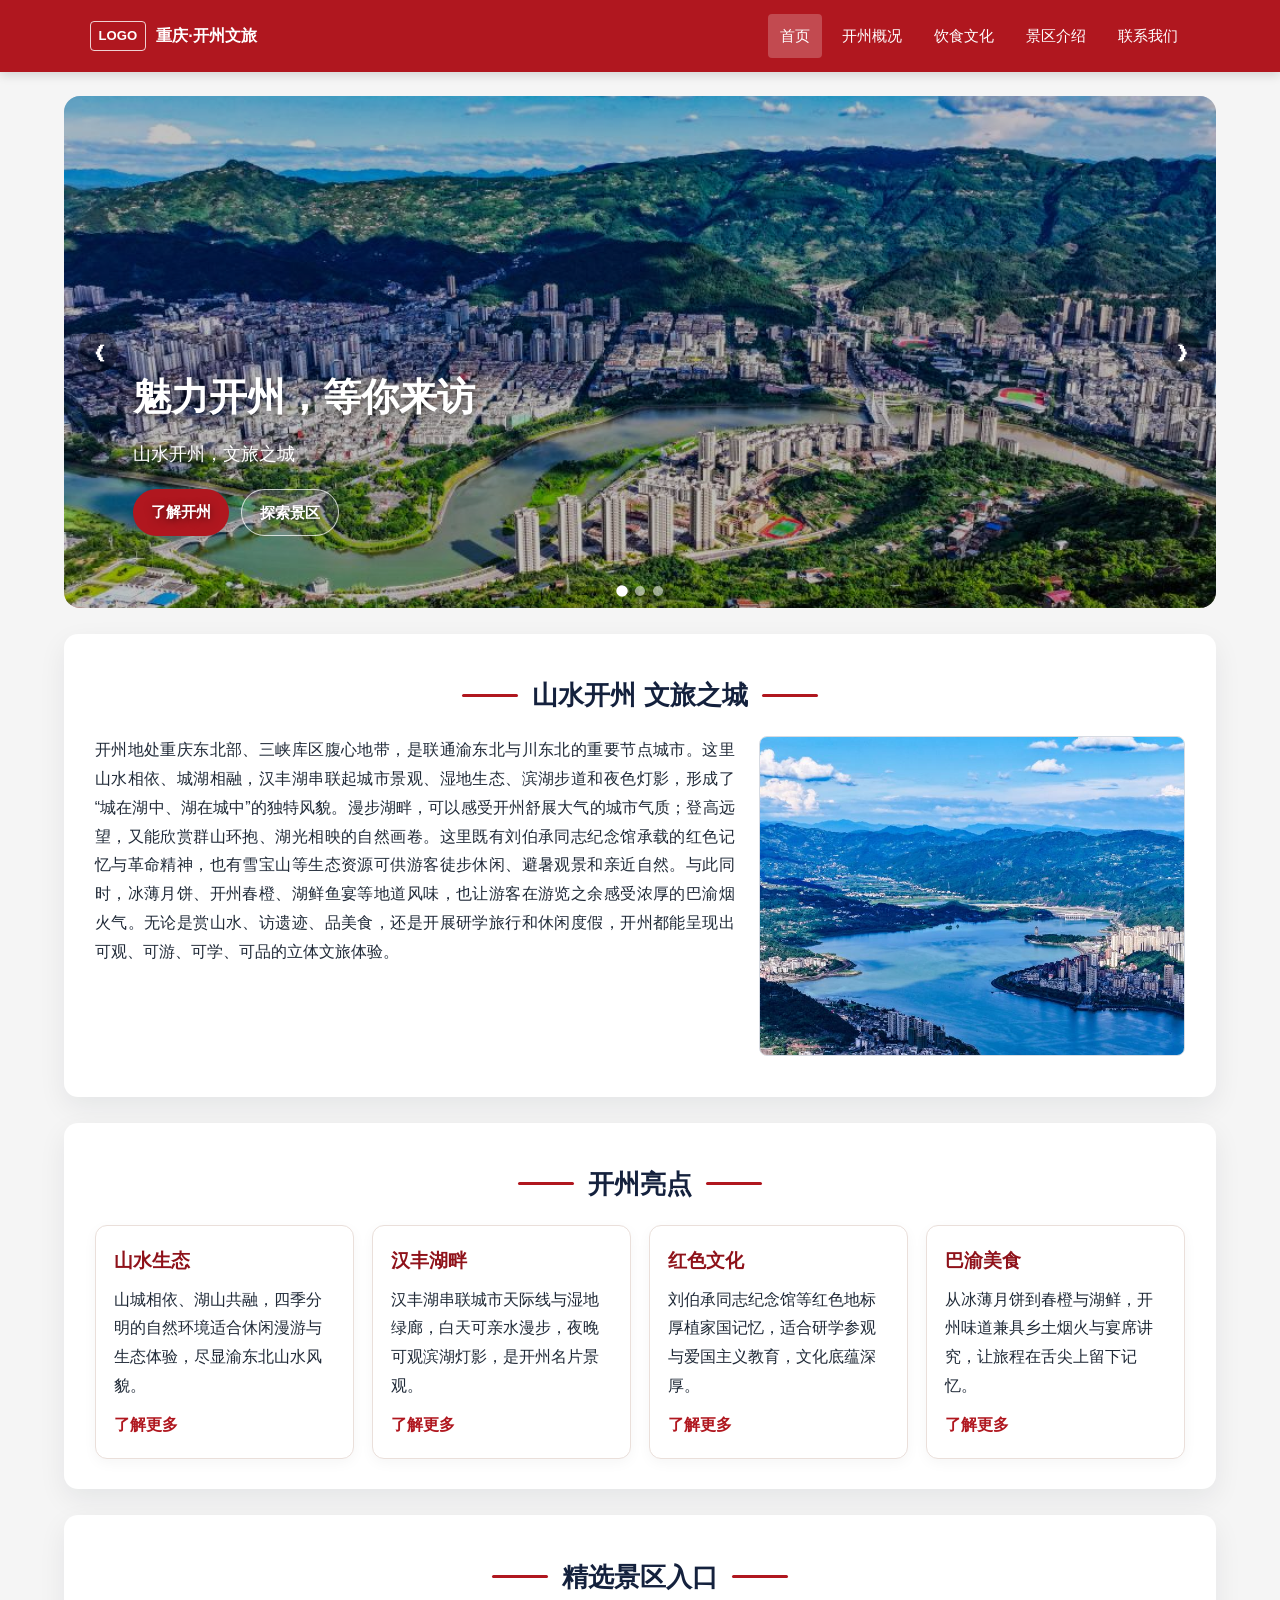
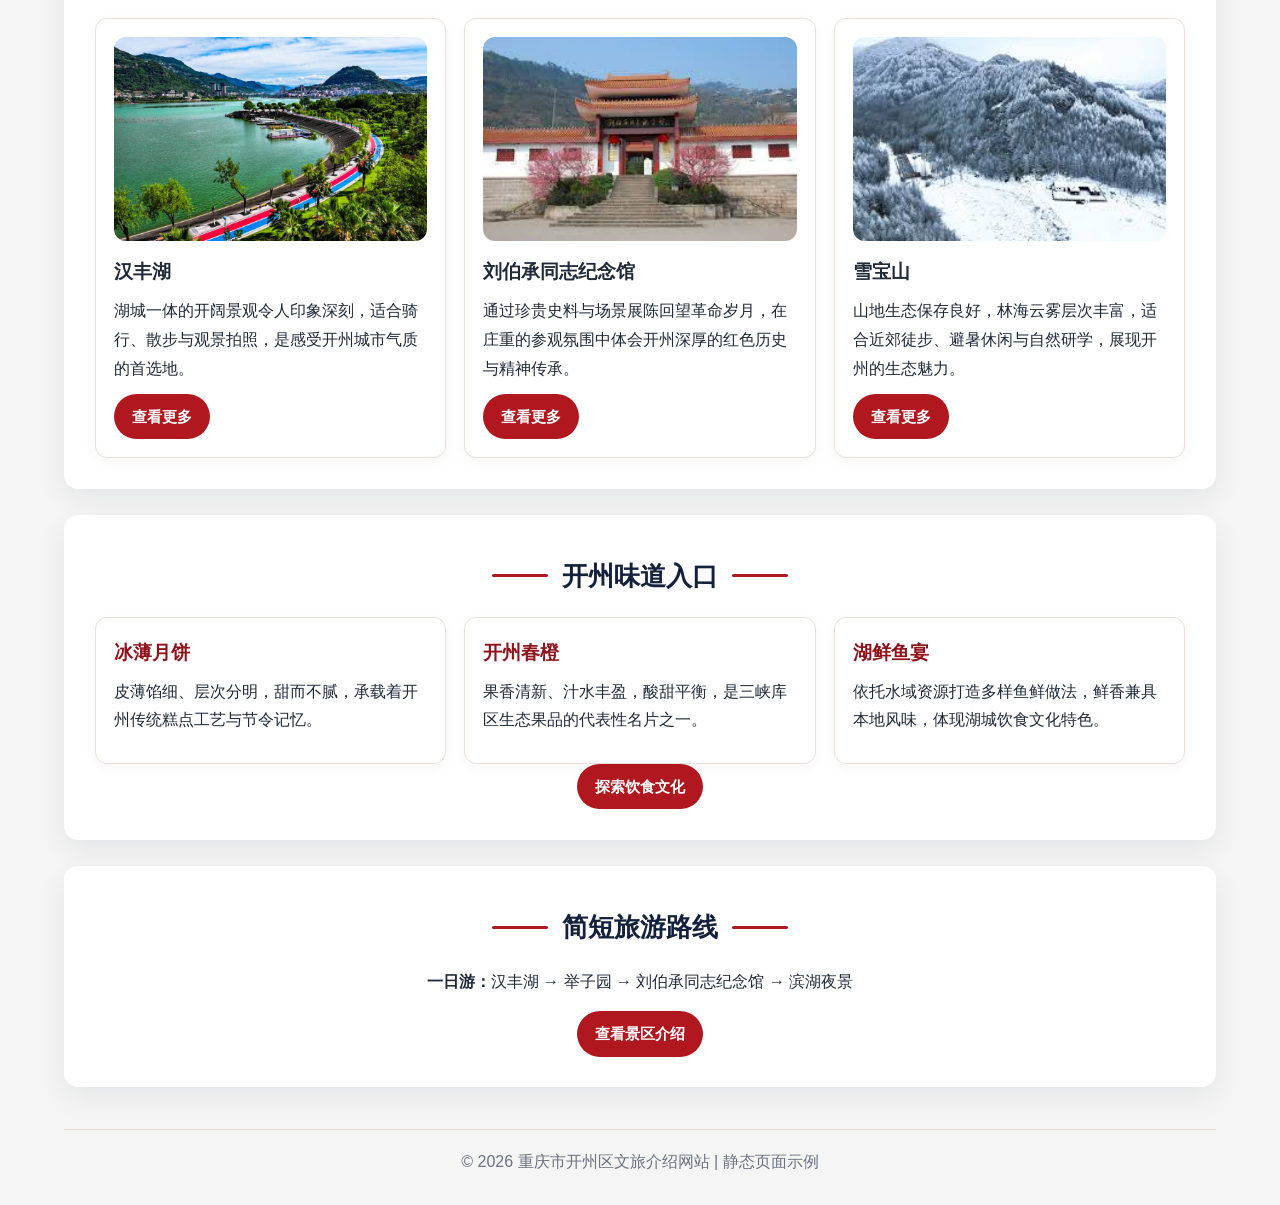
<file: web2/html/index.html>
<!DOCTYPE html>
<html lang="zh-CN">
<head>
  <meta charset="UTF-8">
  <meta name="viewport" content="width=device-width, initial-scale=1.0">
  <title>重庆市开州区 - 首页</title>
  <link rel="stylesheet" href="../css/cssstyle.css">
</head>
<body>
  <header>
    <div class="nav-container">
      <div class="logo">
        <span class="logo-badge">LOGO</span>
        <span>重庆·开州文旅</span>
      </div>
      <nav>
        <ul>
          <li><a class="active" href="index.html">首页</a></li>
          <li><a href="overview.html">开州概况</a></li>
          <li><a href="food.html">饮食文化</a></li>
          <li><a href="scenic.html">景区介绍</a></li>
          <li><a href="contact.html">联系我们</a></li>
        </ul>
      </nav>
    </div>
  </header>

  <main>
    <section class="banner" aria-label="开州首页轮播图">
      <div class="carousel" data-carousel>
        <div class="carousel-track">
          <article class="carousel-slide is-active">
            <img src="../images/主页/魅力开州.jpg" alt="魅力开州轮播图">
            <div class="banner-text">
              <h1>魅力开州，等你来访</h1>
              <p class="banner-subtitle">山水开州，文旅之城</p>
              <div class="banner-actions">
                <a href="overview.html" class="btn btn-primary">了解开州</a>
                <a href="scenic.html" class="btn btn-outline">探索景区</a>
              </div>
            </div>
          </article>
          <article class="carousel-slide">
            <img src="../images/主页/汉丰湖.jpg" alt="汉丰湖畔轮播图">
            <div class="banner-text">
              <h1>汉丰湖畔，诗意栖居</h1>
              <p class="banner-subtitle">一湖一城，见证城市之美</p>
              <div class="banner-actions">
                <a href="overview.html" class="btn btn-primary">了解开州</a>
                <a href="scenic.html" class="btn btn-outline">探索景区</a>
              </div>
            </div>
          </article>
          <article class="carousel-slide">
            <img src="../images/主页/开州夜景.jpg" alt="千年文脉轮播图">
            <div class="banner-text">
              <h1>千年文脉，巴渝风情</h1>
              <p class="banner-subtitle">走进开州，感受历史与烟火</p>
              <div class="banner-actions">
                <a href="overview.html" class="btn btn-primary">了解开州</a>
                <a href="scenic.html" class="btn btn-outline">探索景区</a>
              </div>
            </div>
          </article>
        </div>

        <button class="carousel-control prev" type="button" aria-label="上一张" data-carousel-prev>❮</button>
        <button class="carousel-control next" type="button" aria-label="下一张" data-carousel-next>❯</button>

        <div class="carousel-dots" aria-label="轮播图页码">
          <button class="carousel-dot is-active" type="button" aria-label="第 1 张" data-carousel-dot="0"></button>
          <button class="carousel-dot" type="button" aria-label="第 2 张" data-carousel-dot="1"></button>
          <button class="carousel-dot" type="button" aria-label="第 3 张" data-carousel-dot="2"></button>
        </div>
      </div>
    </section>

    <section class="section-card intro-section">
      <h2 class="decor-title"><span>山水开州 文旅之城</span></h2>
      <div class="media-row intro-row">
        <article class="text-panel">
          <p>开州地处重庆东北部、三峡库区腹心地带，是联通渝东北与川东北的重要节点城市。这里山水相依、城湖相融，汉丰湖串联起城市景观、湿地生态、滨湖步道和夜色灯影，形成了“城在湖中、湖在城中”的独特风貌。漫步湖畔，可以感受开州舒展大气的城市气质；登高远望，又能欣赏群山环抱、湖光相映的自然画卷。这里既有刘伯承同志纪念馆承载的红色记忆与革命精神，也有雪宝山等生态资源可供游客徒步休闲、避暑观景和亲近自然。与此同时，冰薄月饼、开州春橙、湖鲜鱼宴等地道风味，也让游客在游览之余感受浓厚的巴渝烟火气。无论是赏山水、访遗迹、品美食，还是开展研学旅行和休闲度假，开州都能呈现出可观、可游、可学、可品的立体文旅体验。</p>
        </article>
        <figure class="media-panel">
          <img src="../images/主页/总介绍配图.jpg" alt="开州首页总介绍配图">
        </figure>
      </div>
    </section>

    <section class="section-card">
      <h2 class="decor-title"><span>开州亮点</span></h2>
      <div class="grid-cards four-cols">
        <article class="feature-card">
          <h3>山水生态</h3>
          <p>山城相依、湖山共融，四季分明的自然环境适合休闲漫游与生态体验，尽显渝东北山水风貌。</p>
          <a href="overview.html">了解更多</a>
        </article>
        <article class="feature-card">
          <h3>汉丰湖畔</h3>
          <p>汉丰湖串联城市天际线与湿地绿廊，白天可亲水漫步，夜晚可观滨湖灯影，是开州名片景观。</p>
          <a href="scenic.html">了解更多</a>
        </article>
        <article class="feature-card">
          <h3>红色文化</h3>
          <p>刘伯承同志纪念馆等红色地标厚植家国记忆，适合研学参观与爱国主义教育，文化底蕴深厚。</p>
          <a href="overview.html">了解更多</a>
        </article>
        <article class="feature-card">
          <h3>巴渝美食</h3>
          <p>从冰薄月饼到春橙与湖鲜，开州味道兼具乡土烟火与宴席讲究，让旅程在舌尖上留下记忆。</p>
          <a href="food.html">了解更多</a>
        </article>
      </div>
    </section>

    <section class="section-card">
      <h2 class="decor-title"><span>精选景区入口</span></h2>
      <div class="grid-cards three-cols scenic-cards">
        <article class="entry-card">
          <figure class="entry-image scenic-image scenic-1">
            <img src="../images/主页/汉丰湖2.jpg" alt="汉丰湖景区入口图片">
          </figure>
          <h3>汉丰湖</h3>
          <p>湖城一体的开阔景观令人印象深刻，适合骑行、散步与观景拍照，是感受开州城市气质的首选地。</p>
          <a href="scenic.html" class="btn btn-primary">查看更多</a>
        </article>
        <article class="entry-card">
          <figure class="entry-image scenic-image scenic-2">
            <img src="../images/风景/刘1.jpg" alt="刘伯承同志纪念馆入口图片">
          </figure>
          <h3>刘伯承同志纪念馆</h3>
          <p>通过珍贵史料与场景展陈回望革命岁月，在庄重的参观氛围中体会开州深厚的红色历史与精神传承。</p>
          <a href="scenic.html" class="btn btn-primary">查看更多</a>
        </article>
        <article class="entry-card">
          <figure class="entry-image scenic-image scenic-3">
            <img src="../images/风景/山1.jpg" alt="雪宝山景区入口图片">
          </figure>
          <h3>雪宝山</h3>
          <p>山地生态保存良好，林海云雾层次丰富，适合近郊徒步、避暑休闲与自然研学，展现开州的生态魅力。</p>
          <a href="scenic.html" class="btn btn-primary">查看更多</a>
        </article>
      </div>
    </section>

    <section class="section-card">
      <h2 class="decor-title"><span>开州味道入口</span></h2>
      <div class="grid-cards three-cols">
        <article class="feature-card">
          <h3>冰薄月饼</h3>
          <p>皮薄馅细、层次分明，甜而不腻，承载着开州传统糕点工艺与节令记忆。</p>
        </article>
        <article class="feature-card">
          <h3>开州春橙</h3>
          <p>果香清新、汁水丰盈，酸甜平衡，是三峡库区生态果品的代表性名片之一。</p>
        </article>
        <article class="feature-card">
          <h3>湖鲜鱼宴</h3>
          <p>依托水域资源打造多样鱼鲜做法，鲜香兼具本地风味，体现湖城饮食文化特色。</p>
        </article>
      </div>
      <div class="section-actions">
        <a href="food.html" class="btn btn-primary">探索饮食文化</a>
      </div>
    </section>

    <section class="section-card route-section">
      <h2 class="decor-title"><span>简短旅游路线</span></h2>
      <p><strong>一日游：</strong>汉丰湖 → 举子园 → 刘伯承同志纪念馆 → 滨湖夜景</p>
      <a href="scenic.html" class="btn btn-primary">查看景区介绍</a>
    </section>
  </main>

  <footer>
    <p>© 2026 重庆市开州区文旅介绍网站 | 静态页面示例</p>
  </footer>

  <script src="../js/index.js"></script>
</body>
</html>
</file>
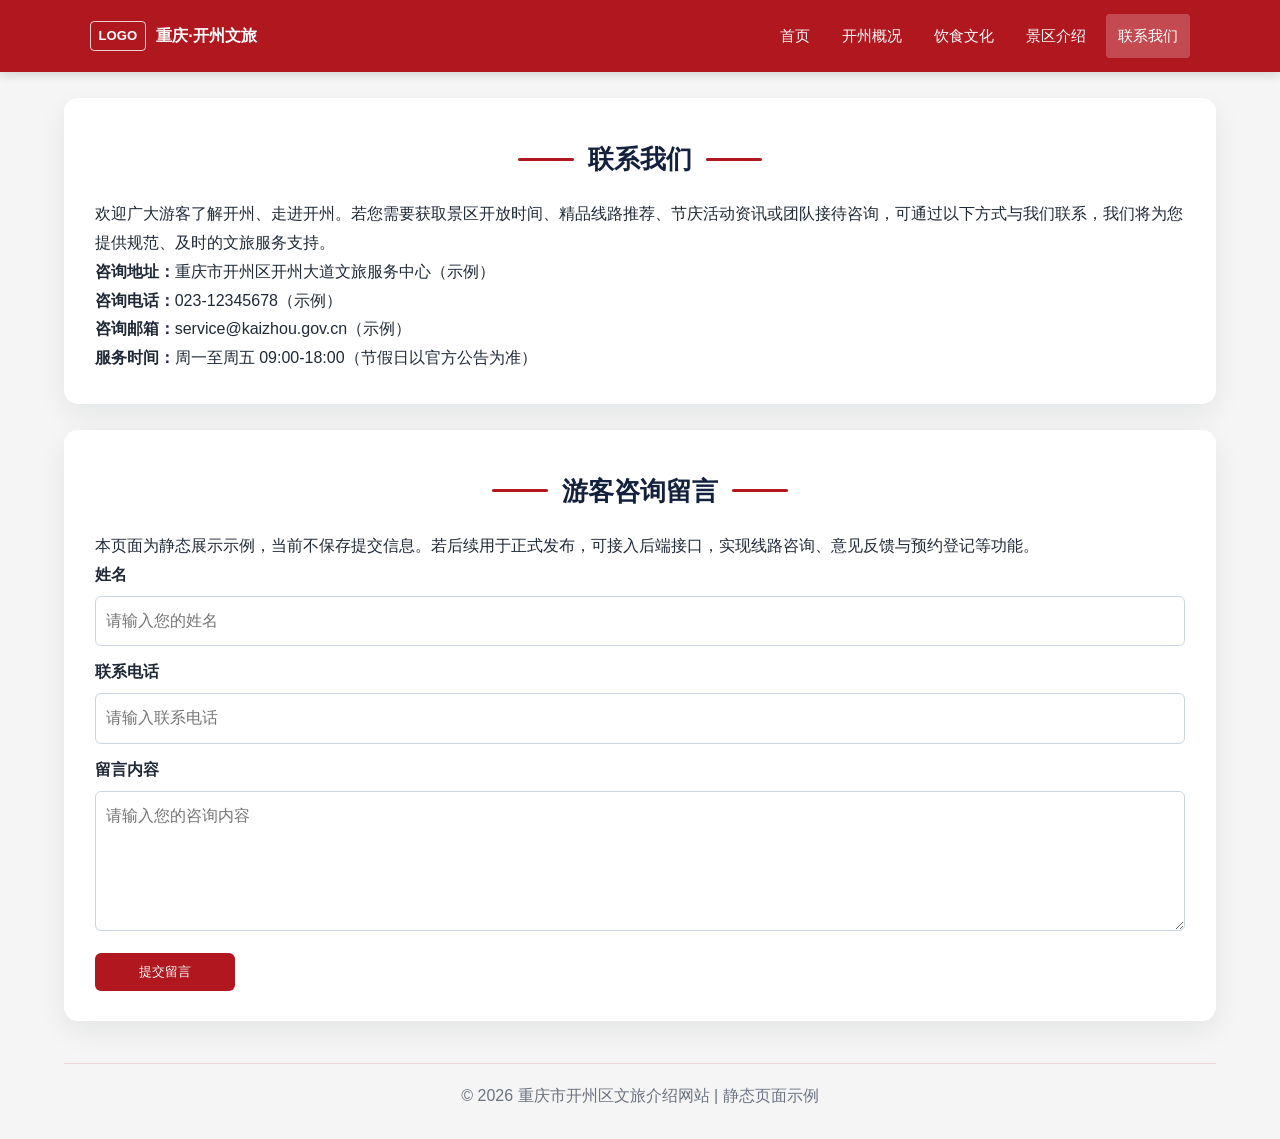
<file: web2/html/contact.html>
<!DOCTYPE html>
<html lang="zh-CN">
<head>
  <meta charset="UTF-8">
  <meta name="viewport" content="width=device-width, initial-scale=1.0">
  <title>重庆市开州区 - 联系我们</title>
  <link rel="stylesheet" href="../css/cssstyle.css">
</head>
<body>
  <header>
    <div class="nav-container">
      <div class="logo">
        <span class="logo-badge">LOGO</span>
        <span>重庆·开州文旅</span>
      </div>
      <nav>
        <ul>
          <li><a href="index.html">首页</a></li>
          <li><a href="overview.html">开州概况</a></li>
          <li><a href="food.html">饮食文化</a></li>
          <li><a href="scenic.html">景区介绍</a></li>
          <li><a class="active" href="contact.html">联系我们</a></li>
        </ul>
      </nav>
    </div>
  </header>
  <main>
    <section class="section-card">
      <h1 class="decor-title"><span>联系我们</span></h1>
      <p>欢迎广大游客了解开州、走进开州。若您需要获取景区开放时间、精品线路推荐、节庆活动资讯或团队接待咨询，可通过以下方式与我们联系，我们将为您提供规范、及时的文旅服务支持。</p>
      <p><strong>咨询地址：</strong>重庆市开州区开州大道文旅服务中心（示例）</p>
      <p><strong>咨询电话：</strong>023-12345678（示例）</p>
      <p><strong>咨询邮箱：</strong>service@kaizhou.gov.cn（示例）</p>
      <p><strong>服务时间：</strong>周一至周五 09:00-18:00（节假日以官方公告为准）</p>
    </section>
    <section class="section-card">
      <h2 class="decor-title"><span>游客咨询留言</span></h2>
      <p>本页面为静态展示示例，当前不保存提交信息。若后续用于正式发布，可接入后端接口，实现线路咨询、意见反馈与预约登记等功能。</p>
      <form action="#" method="post">
        <div>
          <label for="name">姓名</label>
          <input id="name" name="name" type="text" placeholder="请输入您的姓名">
        </div>
        <div>
          <label for="phone">联系电话</label>
          <input id="phone" name="phone" type="tel" placeholder="请输入联系电话">
        </div>
        <div>
          <label for="message">留言内容</label>
          <textarea id="message" name="message" placeholder="请输入您的咨询内容"></textarea>
        </div>
        <button type="submit">提交留言</button>
      </form>
    </section>
  </main>
  <footer>
    <p>© 2026 重庆市开州区文旅介绍网站 | 静态页面示例</p>
  </footer>
</body>
</html>
</file>
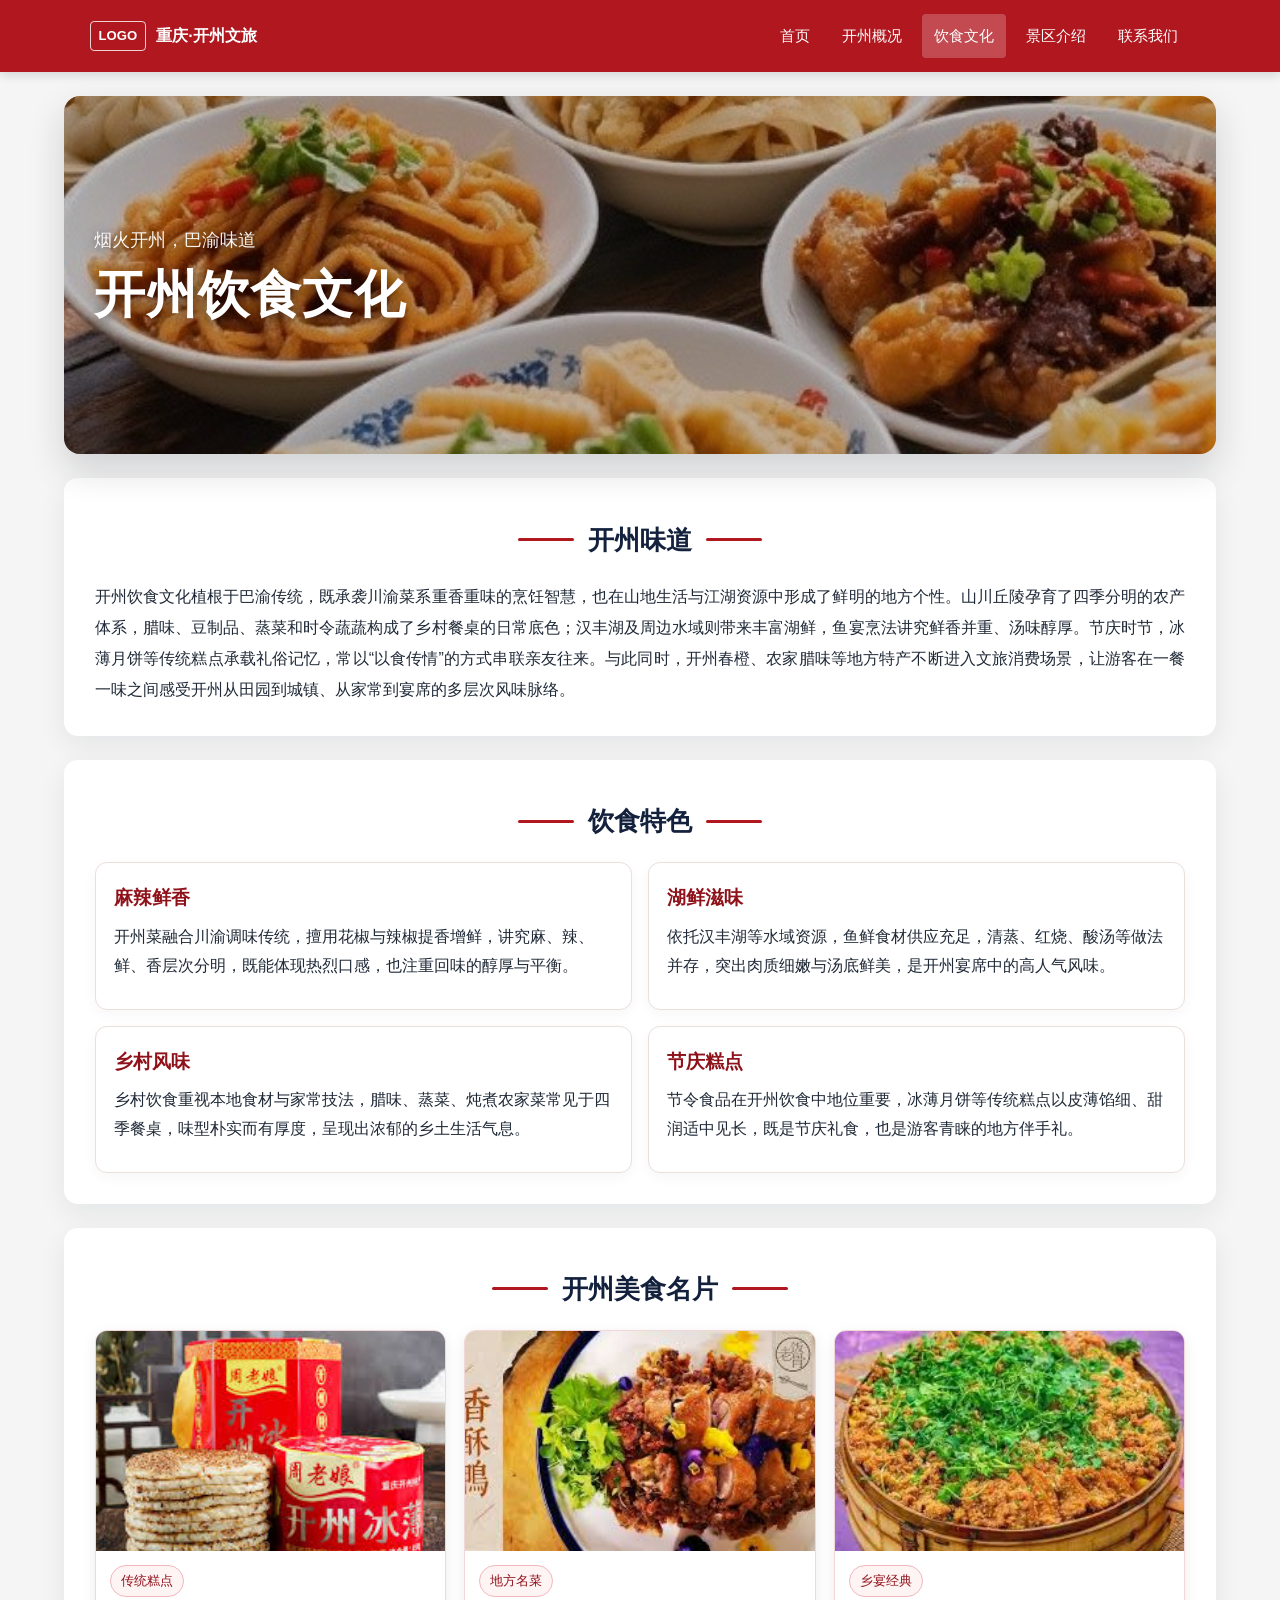
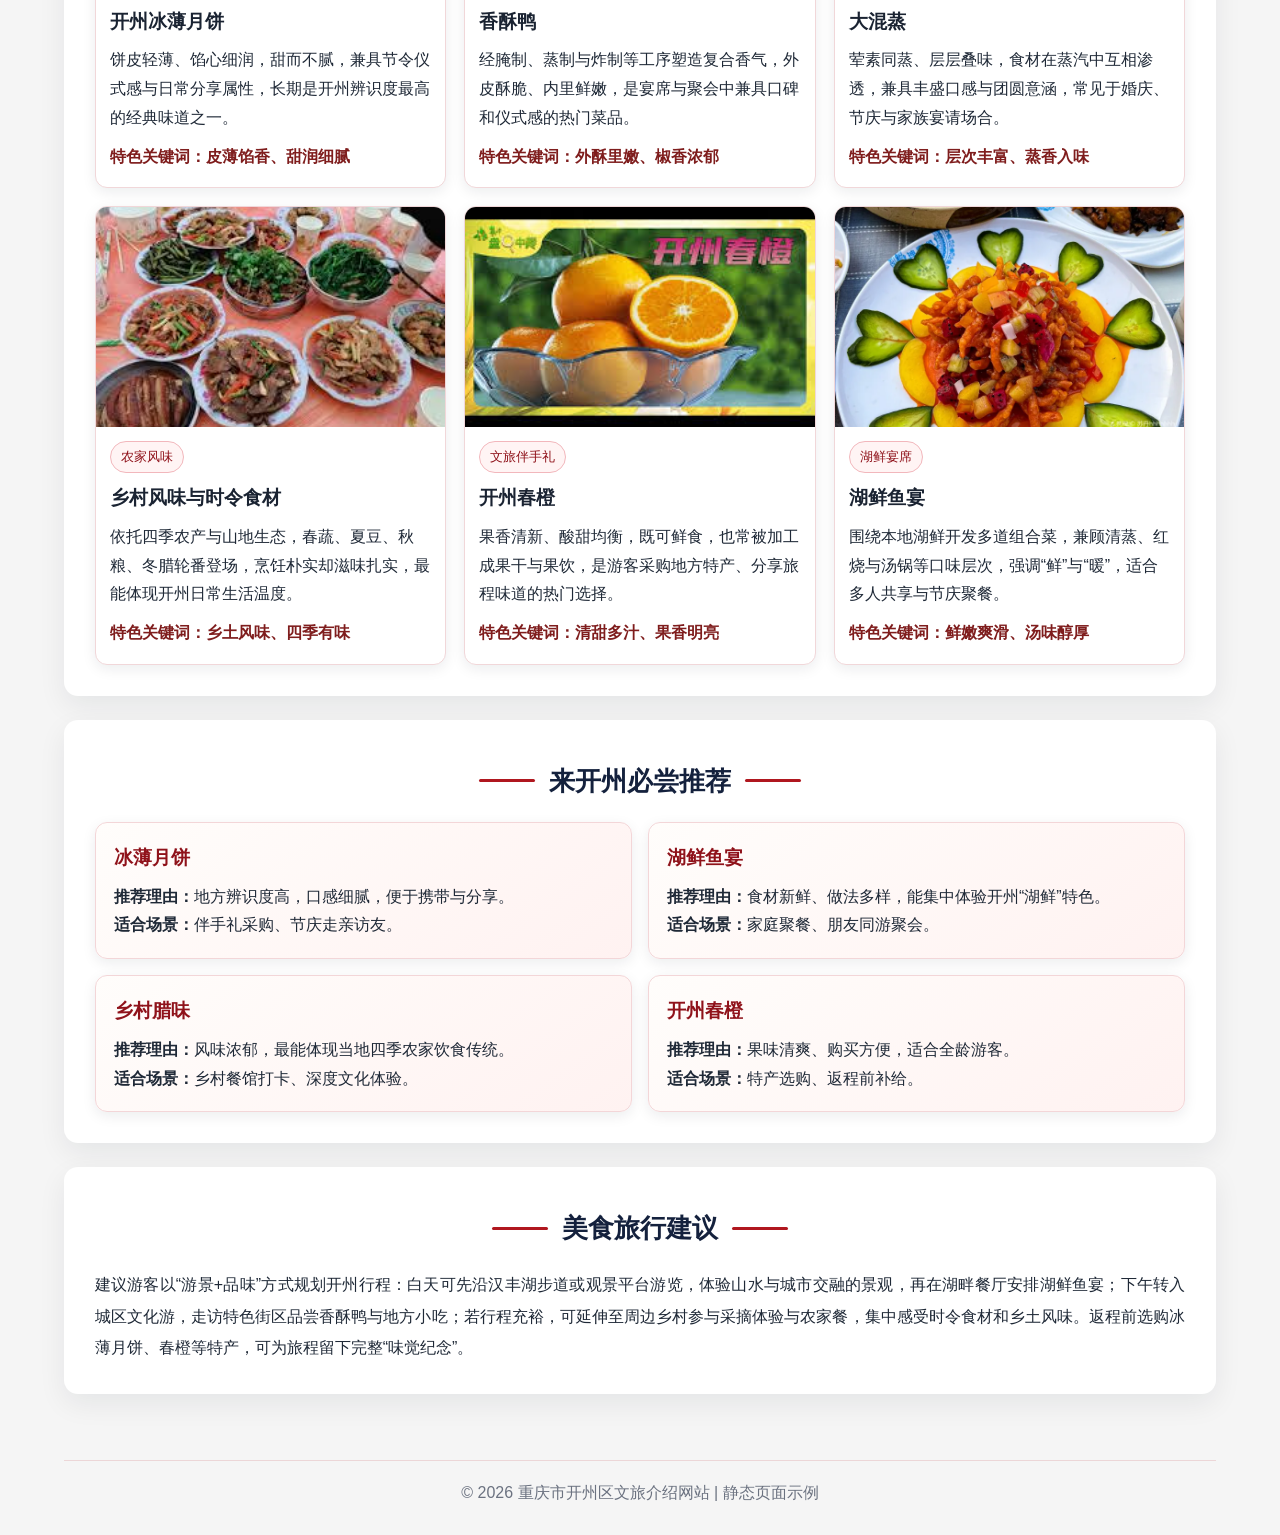
<file: web2/html/food.html>
<!DOCTYPE html>
<html lang="zh-CN">
<head>
  <meta charset="UTF-8">
  <meta name="viewport" content="width=device-width, initial-scale=1.0">
  <title>重庆市开州区 - 美食</title>
  <link rel="stylesheet" href="../css/cssstyle.css">
</head>
<body>
  <header>
    <div class="nav-container">
      <div class="logo">
        <span class="logo-badge">LOGO</span>
        <span>重庆·开州文旅</span>
      </div>
      <nav>
        <ul>
          <li><a href="index.html">首页</a></li>
          <li><a href="overview.html">开州概况</a></li>
          <li><a class="active" href="food.html">饮食文化</a></li>
          <li><a href="scenic.html">景区介绍</a></li>
          <li><a href="contact.html">联系我们</a></li>
        </ul>
      </nav>
    </div>
  </header>

  <main class="food-page">
    <section class="food-banner" aria-label="开州饮食文化主题横幅">
      <div class="food-banner-content">
        <p class="food-banner-subtitle">烟火开州，巴渝味道</p>
        <h1>开州饮食文化</h1>
      </div>
    </section>

    <section class="section-card food-section">
      <h2 class="decor-title"><span>开州味道</span></h2>
      <p class="food-intro">
        开州饮食文化植根于巴渝传统，既承袭川渝菜系重香重味的烹饪智慧，也在山地生活与江湖资源中形成了鲜明的地方个性。山川丘陵孕育了四季分明的农产体系，腊味、豆制品、蒸菜和时令蔬蔬构成了乡村餐桌的日常底色；汉丰湖及周边水域则带来丰富湖鲜，鱼宴烹法讲究鲜香并重、汤味醇厚。节庆时节，冰薄月饼等传统糕点承载礼俗记忆，常以“以食传情”的方式串联亲友往来。与此同时，开州春橙、农家腊味等地方特产不断进入文旅消费场景，让游客在一餐一味之间感受开州从田园到城镇、从家常到宴席的多层次风味脉络。
      </p>
    </section>

    <section class="section-card food-section">
      <h2 class="decor-title"><span>饮食特色</span></h2>
      <div class="feature-grid">
        <article class="feature-card">
          <h3>麻辣鲜香</h3>
          <p>开州菜融合川渝调味传统，擅用花椒与辣椒提香增鲜，讲究麻、辣、鲜、香层次分明，既能体现热烈口感，也注重回味的醇厚与平衡。</p>
        </article>
        <article class="feature-card">
          <h3>湖鲜滋味</h3>
          <p>依托汉丰湖等水域资源，鱼鲜食材供应充足，清蒸、红烧、酸汤等做法并存，突出肉质细嫩与汤底鲜美，是开州宴席中的高人气风味。</p>
        </article>
        <article class="feature-card">
          <h3>乡村风味</h3>
          <p>乡村饮食重视本地食材与家常技法，腊味、蒸菜、炖煮农家菜常见于四季餐桌，味型朴实而有厚度，呈现出浓郁的乡土生活气息。</p>
        </article>
        <article class="feature-card">
          <h3>节庆糕点</h3>
          <p>节令食品在开州饮食中地位重要，冰薄月饼等传统糕点以皮薄馅细、甜润适中见长，既是节庆礼食，也是游客青睐的地方伴手礼。</p>
        </article>
      </div>
    </section>

    <section class="section-card food-section">
      <h2 class="decor-title"><span>开州美食名片</span></h2>
      <div class="food-list-grid">
        <article class="food-item-card">
          <img src="../images/饮食/月饼.jpg" alt="开州冰薄月饼图片">
          <div class="food-item-body">
            <span class="food-tag">传统糕点</span>
            <h3>开州冰薄月饼</h3>
            <p>饼皮轻薄、馅心细润，甜而不腻，兼具节令仪式感与日常分享属性，长期是开州辨识度最高的经典味道之一。</p>
            <p class="food-keyword">特色关键词：皮薄馅香、甜润细腻</p>
          </div>
        </article>
        <article class="food-item-card">
          <img src="../images/饮食/香酥鸭.jpg" alt="开州香酥鸭图片">
          <div class="food-item-body">
            <span class="food-tag">地方名菜</span>
            <h3>香酥鸭</h3>
            <p>经腌制、蒸制与炸制等工序塑造复合香气，外皮酥脆、内里鲜嫩，是宴席与聚会中兼具口碑和仪式感的热门菜品。</p>
            <p class="food-keyword">特色关键词：外酥里嫩、椒香浓郁</p>
          </div>
        </article>
        <article class="food-item-card">
          <img src="../images/饮食/开州大混蒸.jpg" alt="开州大混蒸图片">
          <div class="food-item-body">
            <span class="food-tag">乡宴经典</span>
            <h3>大混蒸</h3>
            <p>荤素同蒸、层层叠味，食材在蒸汽中互相渗透，兼具丰盛口感与团圆意涵，常见于婚庆、节庆与家族宴请场合。</p>
            <p class="food-keyword">特色关键词：层次丰富、蒸香入味</p>
          </div>
        </article>
        <article class="food-item-card">
          <img src="../images/饮食/开州乡村风味图片.jpg" alt="开州乡村风味图片">
          <div class="food-item-body">
            <span class="food-tag">农家风味</span>
            <h3>乡村风味与时令食材</h3>
            <p>依托四季农产与山地生态，春蔬、夏豆、秋粮、冬腊轮番登场，烹饪朴实却滋味扎实，最能体现开州日常生活温度。</p>
            <p class="food-keyword">特色关键词：乡土风味、四季有味</p>
          </div>
        </article>
        <article class="food-item-card">
          <img src="../images/饮食/开州春橙图片.jpg" alt="开州春橙图片">
          <div class="food-item-body">
            <span class="food-tag">文旅伴手礼</span>
            <h3>开州春橙</h3>
            <p>果香清新、酸甜均衡，既可鲜食，也常被加工成果干与果饮，是游客采购地方特产、分享旅程味道的热门选择。</p>
            <p class="food-keyword">特色关键词：清甜多汁、果香明亮</p>
          </div>
        </article>
        <article class="food-item-card">
          <img src="../images/饮食/开州湖鲜鱼宴图片.webp" alt="开州湖鲜鱼宴图片">
          <div class="food-item-body">
            <span class="food-tag">湖鲜宴席</span>
            <h3>湖鲜鱼宴</h3>
            <p>围绕本地湖鲜开发多道组合菜，兼顾清蒸、红烧与汤锅等口味层次，强调“鲜”与“暖”，适合多人共享与节庆聚餐。</p>
            <p class="food-keyword">特色关键词：鲜嫩爽滑、汤味醇厚</p>
          </div>
        </article>
      </div>
    </section>

    <section class="section-card food-section">
      <h2 class="decor-title"><span>来开州必尝推荐</span></h2>
      <div class="recommend-grid">
        <article class="recommend-card">
          <h3>冰薄月饼</h3>
          <p><strong>推荐理由：</strong>地方辨识度高，口感细腻，便于携带与分享。</p>
          <p><strong>适合场景：</strong>伴手礼采购、节庆走亲访友。</p>
        </article>
        <article class="recommend-card">
          <h3>湖鲜鱼宴</h3>
          <p><strong>推荐理由：</strong>食材新鲜、做法多样，能集中体验开州“湖鲜”特色。</p>
          <p><strong>适合场景：</strong>家庭聚餐、朋友同游聚会。</p>
        </article>
        <article class="recommend-card">
          <h3>乡村腊味</h3>
          <p><strong>推荐理由：</strong>风味浓郁，最能体现当地四季农家饮食传统。</p>
          <p><strong>适合场景：</strong>乡村餐馆打卡、深度文化体验。</p>
        </article>
        <article class="recommend-card">
          <h3>开州春橙</h3>
          <p><strong>推荐理由：</strong>果味清爽、购买方便，适合全龄游客。</p>
          <p><strong>适合场景：</strong>特产选购、返程前补给。</p>
        </article>
      </div>
    </section>

    <section class="section-card food-section">
      <h2 class="decor-title"><span>美食旅行建议</span></h2>
      <p class="travel-advice">
        建议游客以“游景+品味”方式规划开州行程：白天可先沿汉丰湖步道或观景平台游览，体验山水与城市交融的景观，再在湖畔餐厅安排湖鲜鱼宴；下午转入城区文化游，走访特色街区品尝香酥鸭与地方小吃；若行程充裕，可延伸至周边乡村参与采摘体验与农家餐，集中感受时令食材和乡土风味。返程前选购冰薄月饼、春橙等特产，可为旅程留下完整“味觉纪念”。
      </p>
    </section>
  </main>

  <footer>
    <p>© 2026 重庆市开州区文旅介绍网站 | 静态页面示例</p>
  </footer>
</body>
</html>
</file>
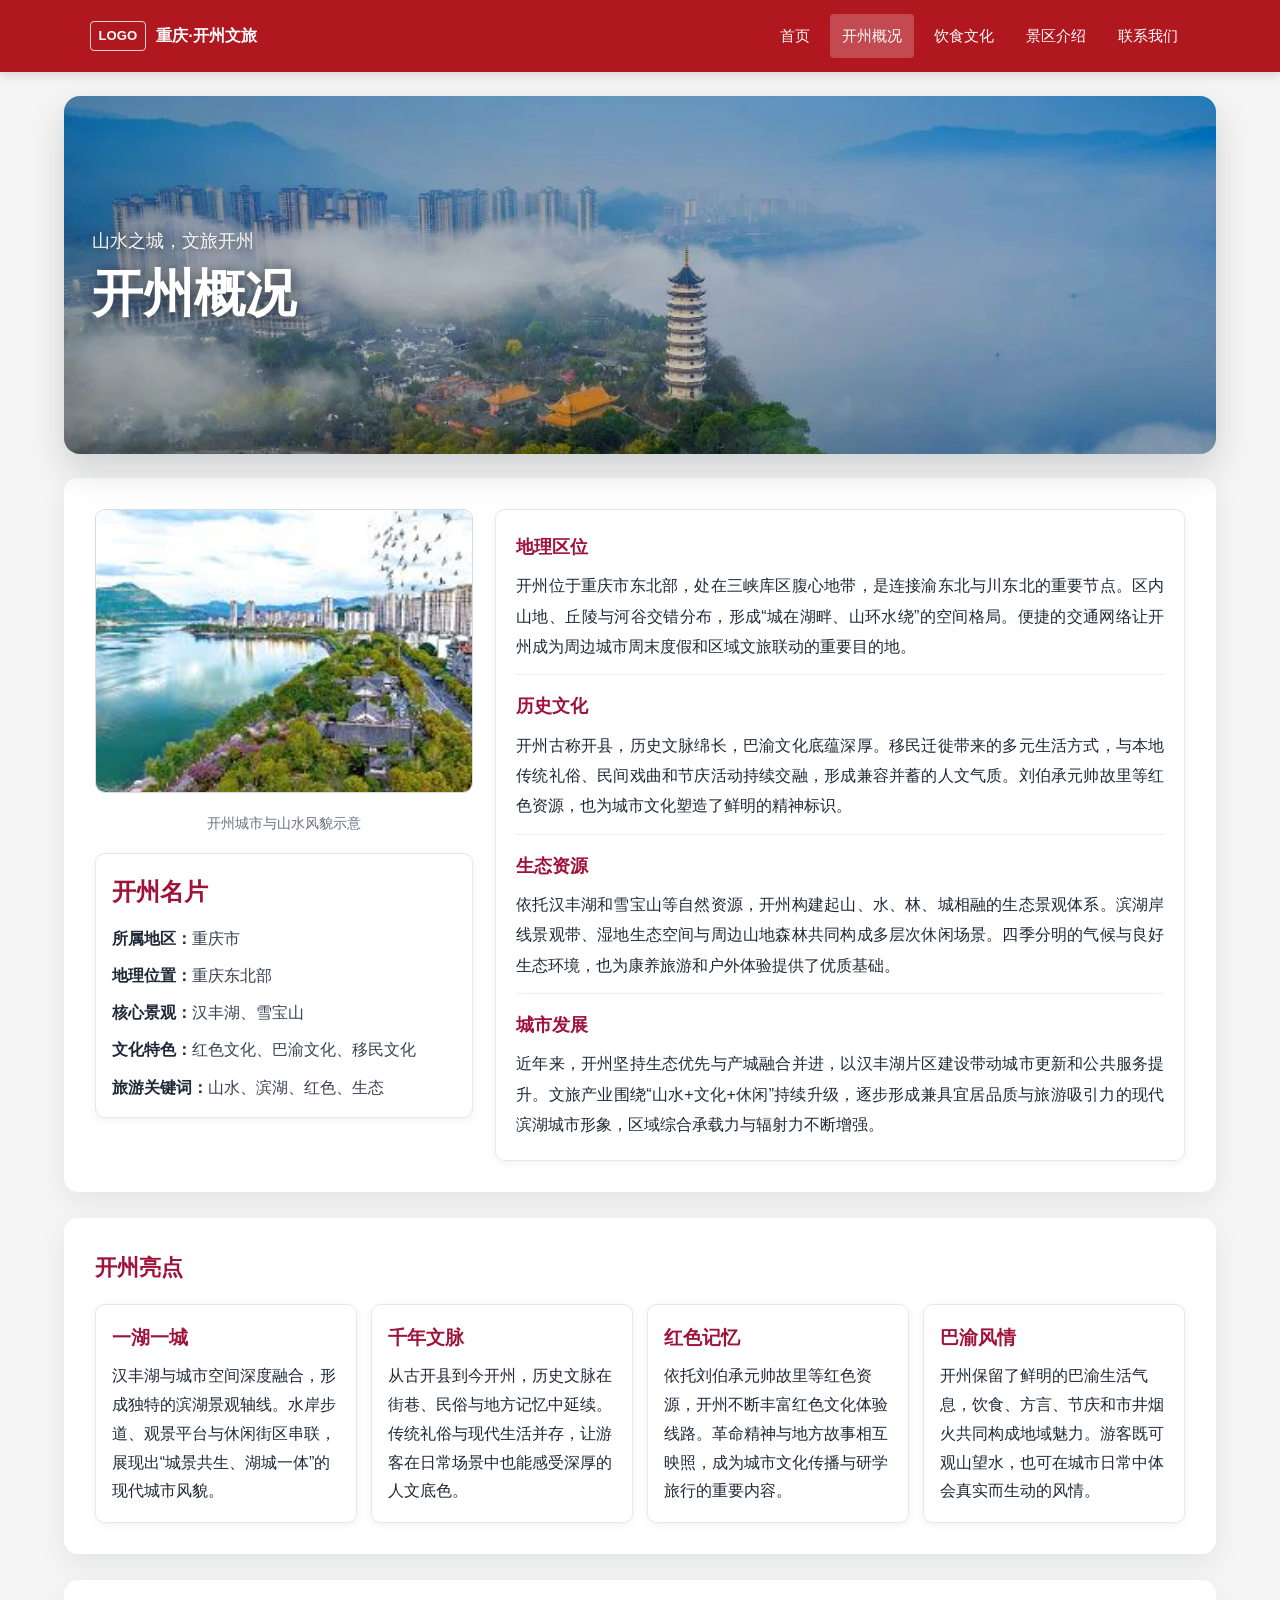
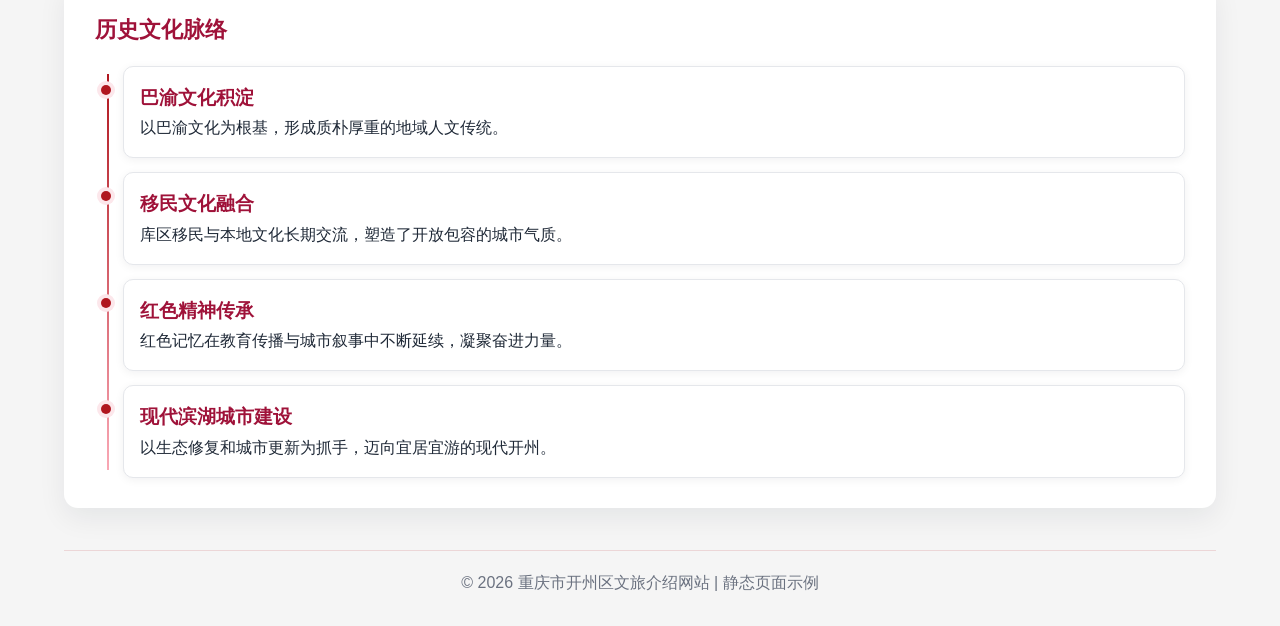
<file: web2/html/overview.html>
<!DOCTYPE html>
<html lang="zh-CN">
<head>
  <meta charset="UTF-8">
  <meta name="viewport" content="width=device-width, initial-scale=1.0">
  <title>重庆市开州区 - 开州概况</title>
  <link rel="stylesheet" href="../css/cssstyle.css">
</head>
<body>
  <header>
    <div class="nav-container">
      <div class="logo">
        <span class="logo-badge">LOGO</span>
        <span>重庆·开州文旅</span>
      </div>
      <nav>
        <ul>
          <li><a href="index.html">首页</a></li>
          <li><a class="active" href="overview.html">开州概况</a></li>
          <li><a href="food.html">饮食文化</a></li>
          <li><a href="scenic.html">景区介绍</a></li>
          <li><a href="contact.html">联系我们</a></li>
        </ul>
      </nav>
    </div>
  </header>

  <main class="overview-page">
    <section class="overview-banner">
      <div class="overview-banner-content">
        <p class="overview-banner-subtitle">山水之城，文旅开州</p>
        <h1>开州概况</h1>
      </div>
    </section>

    <section class="section-card overview-main">
      <div class="overview-grid">
        <aside class="overview-left">
          <figure class="overview-image-wrap">
            <img src="../images/风景/开州城市与山水风貌.jpg" alt="">
            <figcaption>开州城市与山水风貌示意</figcaption>
          </figure>

          <section class="overview-profile-card">
            <h2>开州名片</h2>
            <ul>
              <li><span>所属地区：</span>重庆市</li>
              <li><span>地理位置：</span>重庆东北部</li>
              <li><span>核心景观：</span>汉丰湖、雪宝山</li>
              <li><span>文化特色：</span>红色文化、巴渝文化、移民文化</li>
              <li><span>旅游关键词：</span>山水、滨湖、红色、生态</li>
            </ul>
          </section>
        </aside>

        <article class="overview-content-card">
          <section class="overview-section-item">
            <h2>地理区位</h2>
            <p>开州位于重庆市东北部，处在三峡库区腹心地带，是连接渝东北与川东北的重要节点。区内山地、丘陵与河谷交错分布，形成“城在湖畔、山环水绕”的空间格局。便捷的交通网络让开州成为周边城市周末度假和区域文旅联动的重要目的地。</p>
          </section>

          <section class="overview-section-item">
            <h2>历史文化</h2>
            <p>开州古称开县，历史文脉绵长，巴渝文化底蕴深厚。移民迁徙带来的多元生活方式，与本地传统礼俗、民间戏曲和节庆活动持续交融，形成兼容并蓄的人文气质。刘伯承元帅故里等红色资源，也为城市文化塑造了鲜明的精神标识。</p>
          </section>

          <section class="overview-section-item">
            <h2>生态资源</h2>
            <p>依托汉丰湖和雪宝山等自然资源，开州构建起山、水、林、城相融的生态景观体系。滨湖岸线景观带、湿地生态空间与周边山地森林共同构成多层次休闲场景。四季分明的气候与良好生态环境，也为康养旅游和户外体验提供了优质基础。</p>
          </section>

          <section class="overview-section-item">
            <h2>城市发展</h2>
            <p>近年来，开州坚持生态优先与产城融合并进，以汉丰湖片区建设带动城市更新和公共服务提升。文旅产业围绕“山水+文化+休闲”持续升级，逐步形成兼具宜居品质与旅游吸引力的现代滨湖城市形象，区域综合承载力与辐射力不断增强。</p>
          </section>
        </article>
      </div>
    </section>

    <section class="section-card">
      <h2 class="block-title">开州亮点</h2>
      <div class="highlight-grid">
        <article class="highlight-card">
          <h3>一湖一城</h3>
          <p>汉丰湖与城市空间深度融合，形成独特的滨湖景观轴线。水岸步道、观景平台与休闲街区串联，展现出“城景共生、湖城一体”的现代城市风貌。</p>
        </article>
        <article class="highlight-card">
          <h3>千年文脉</h3>
          <p>从古开县到今开州，历史文脉在街巷、民俗与地方记忆中延续。传统礼俗与现代生活并存，让游客在日常场景中也能感受深厚的人文底色。</p>
        </article>
        <article class="highlight-card">
          <h3>红色记忆</h3>
          <p>依托刘伯承元帅故里等红色资源，开州不断丰富红色文化体验线路。革命精神与地方故事相互映照，成为城市文化传播与研学旅行的重要内容。</p>
        </article>
        <article class="highlight-card">
          <h3>巴渝风情</h3>
          <p>开州保留了鲜明的巴渝生活气息，饮食、方言、节庆和市井烟火共同构成地域魅力。游客既可观山望水，也可在城市日常中体会真实而生动的风情。</p>
        </article>
      </div>
    </section>

    <section class="section-card timeline-section">
      <h2 class="block-title">历史文化脉络</h2>
      <div class="timeline-list">
        <article class="timeline-item">
          <h3>巴渝文化积淀</h3>
          <p>以巴渝文化为根基，形成质朴厚重的地域人文传统。</p>
        </article>
        <article class="timeline-item">
          <h3>移民文化融合</h3>
          <p>库区移民与本地文化长期交流，塑造了开放包容的城市气质。</p>
        </article>
        <article class="timeline-item">
          <h3>红色精神传承</h3>
          <p>红色记忆在教育传播与城市叙事中不断延续，凝聚奋进力量。</p>
        </article>
        <article class="timeline-item">
          <h3>现代滨湖城市建设</h3>
          <p>以生态修复和城市更新为抓手，迈向宜居宜游的现代开州。</p>
        </article>
      </div>
    </section>
  </main>

  <footer>
    <p>© 2026 重庆市开州区文旅介绍网站 | 静态页面示例</p>
  </footer>
</body>
</html>
</file>
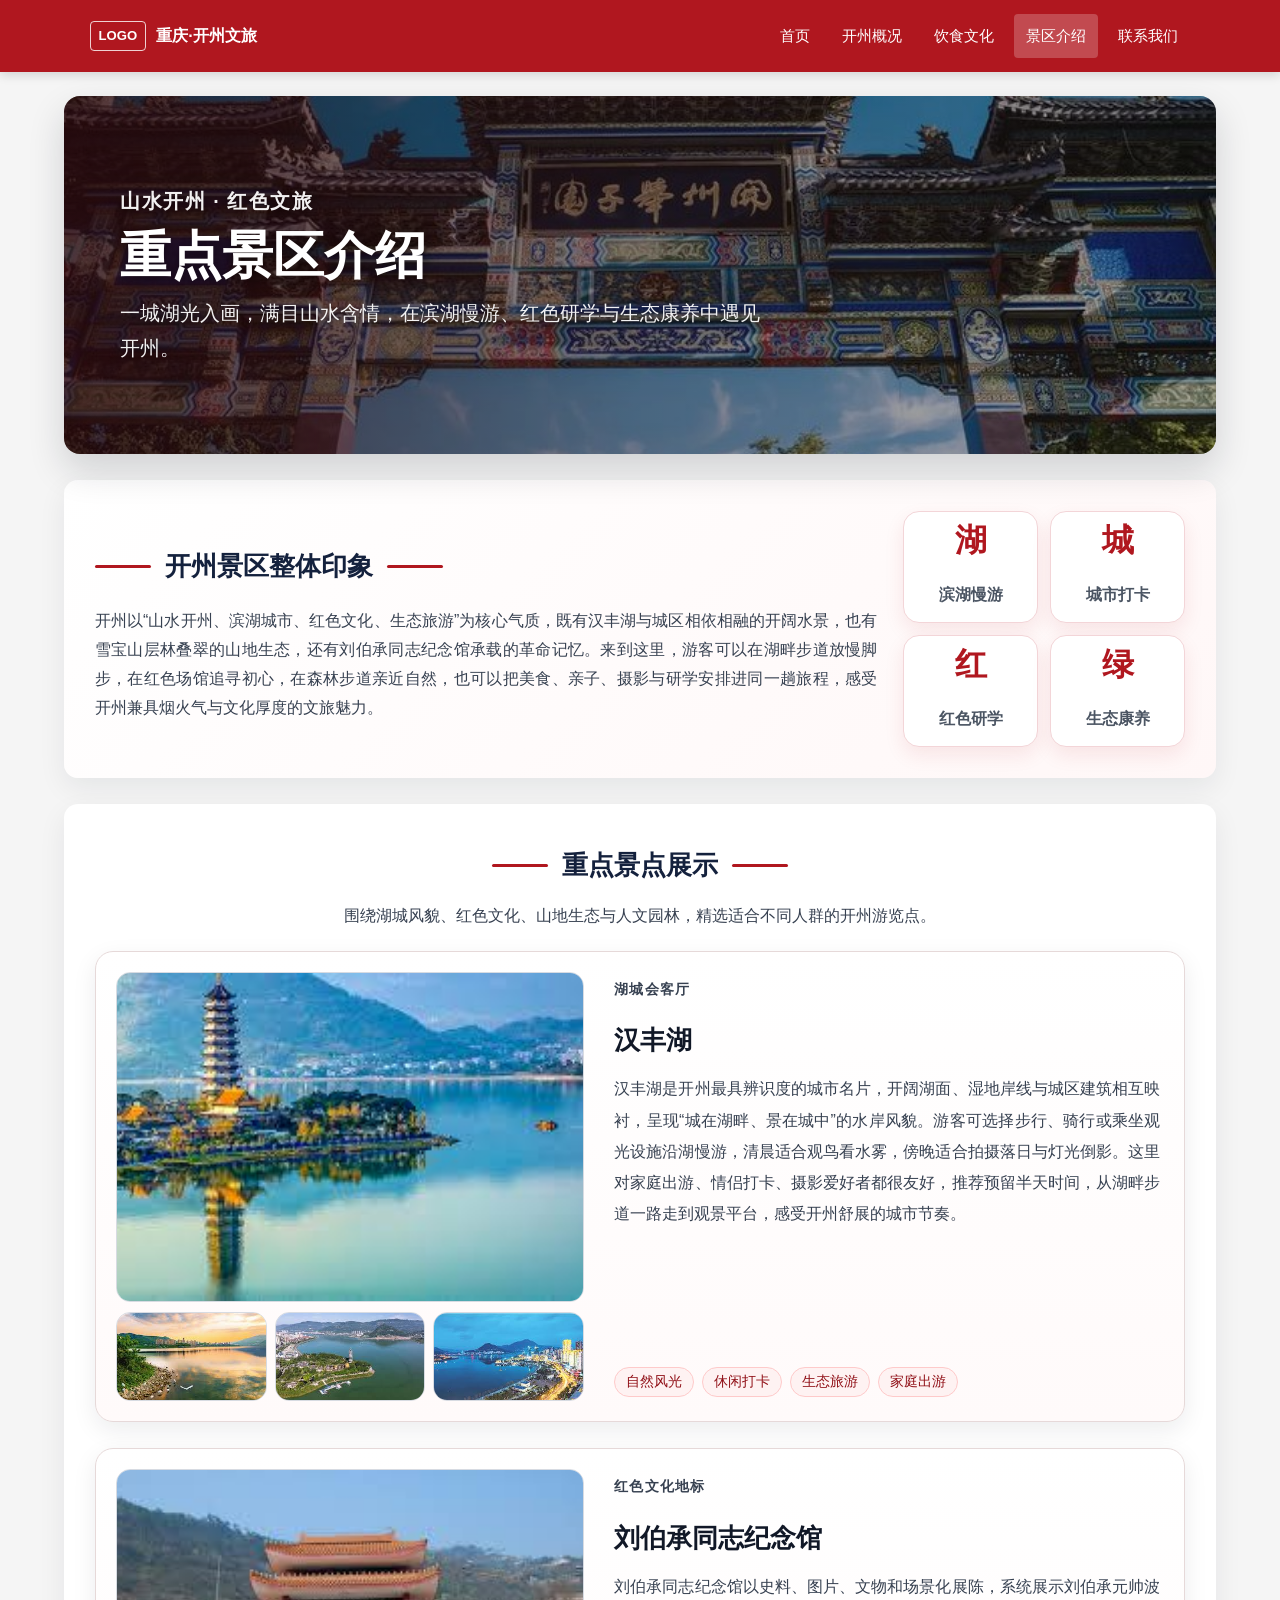
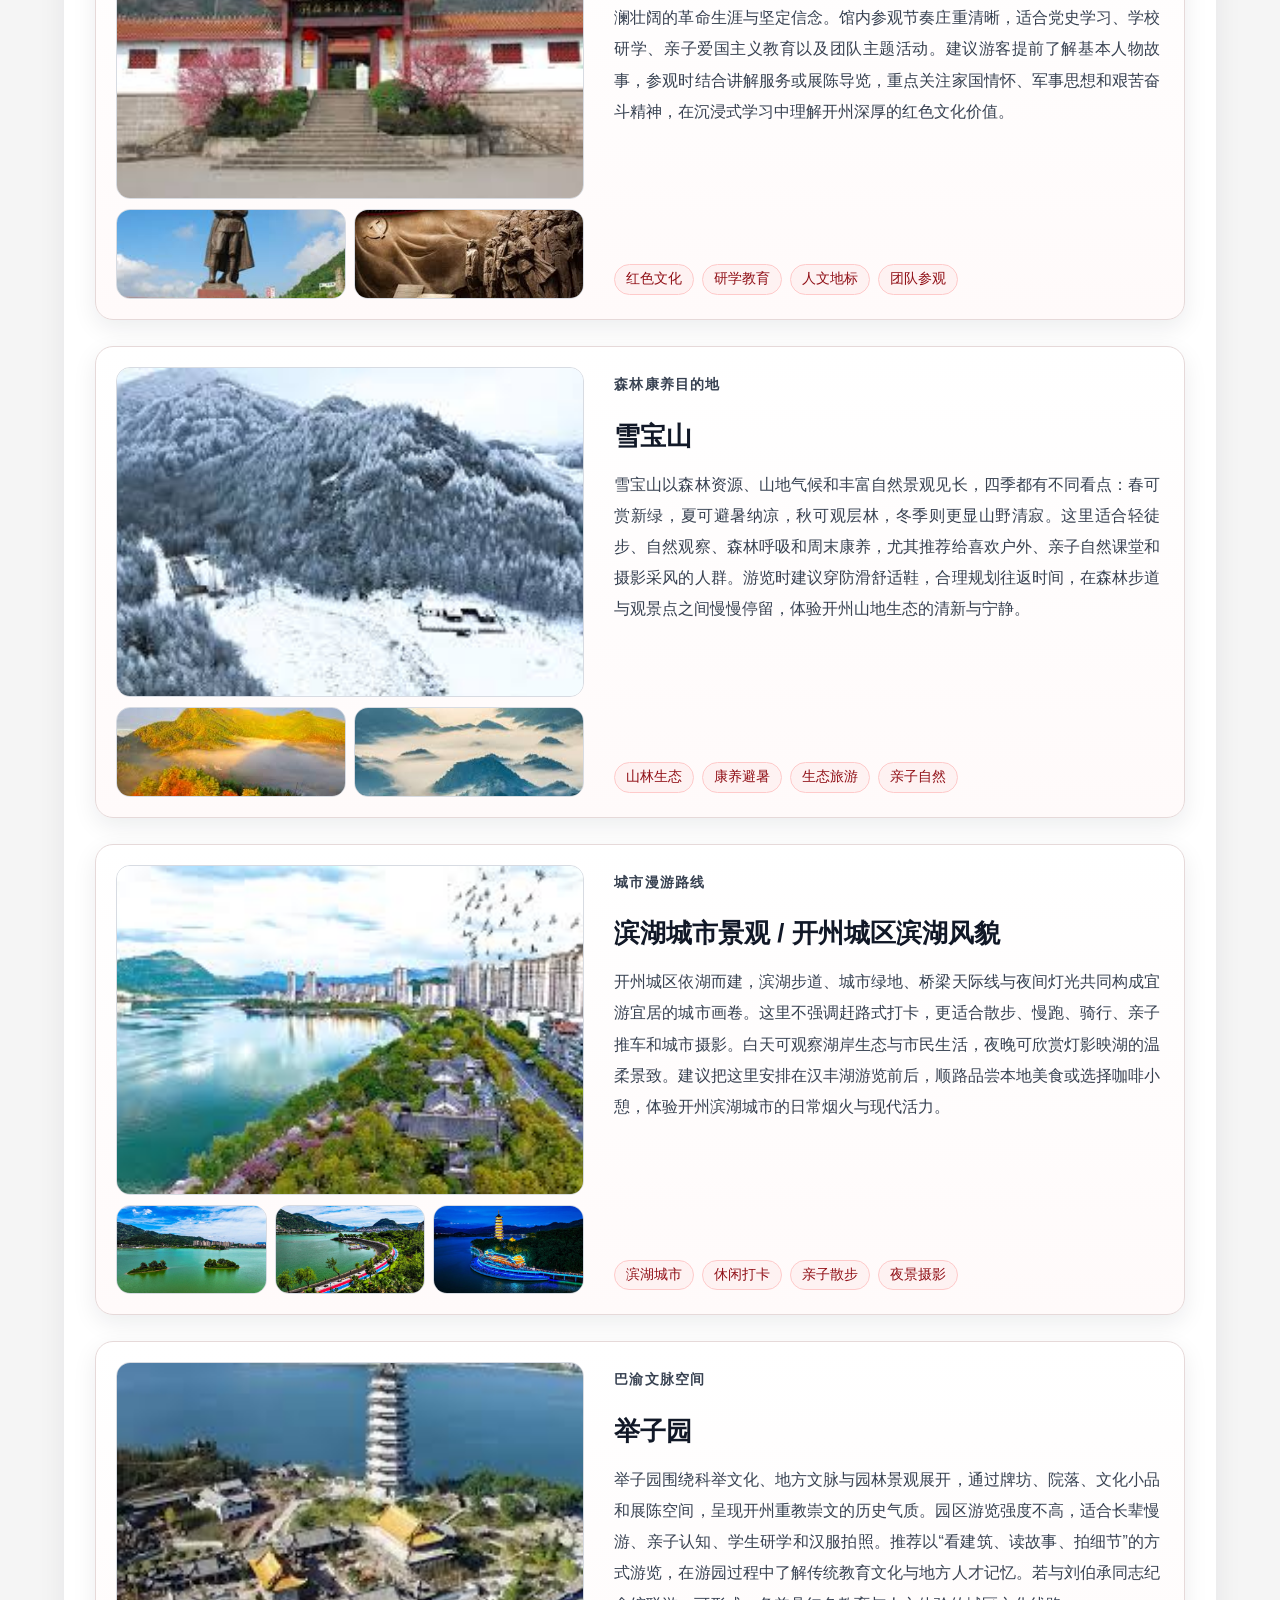
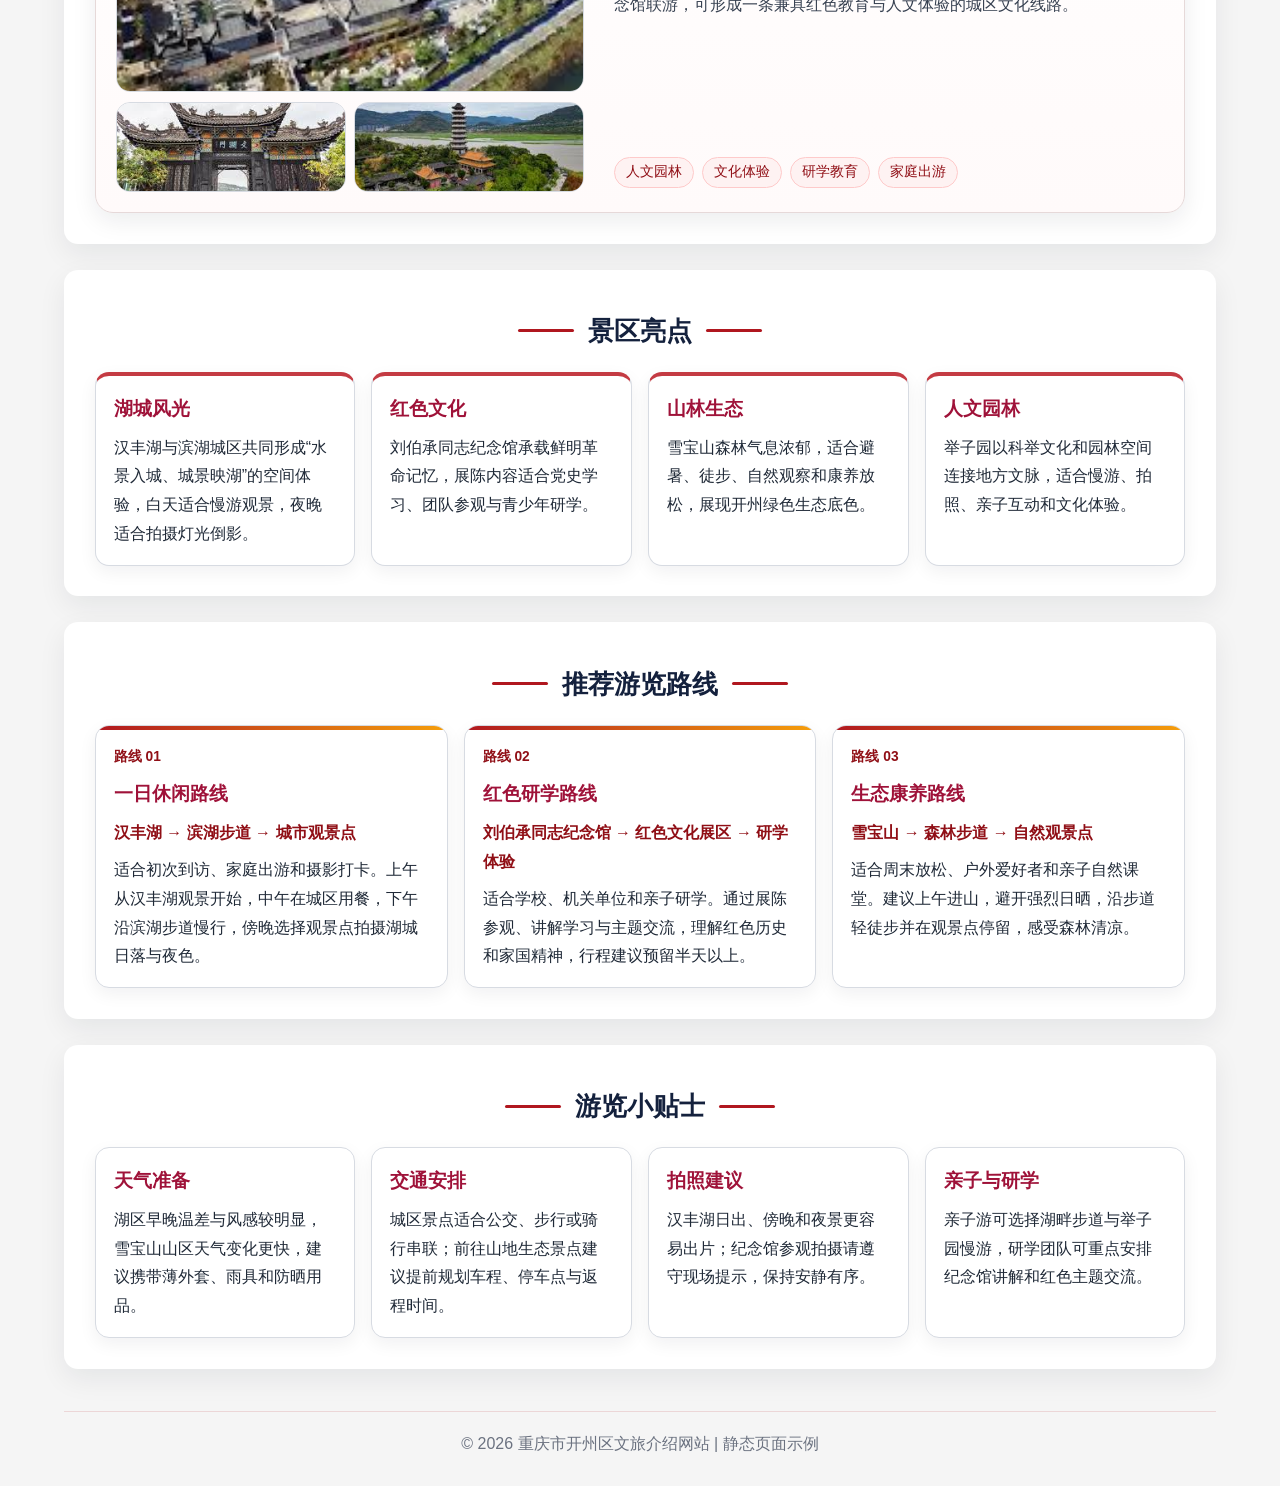
<file: web2/html/scenic.html>
<!DOCTYPE html>
<html lang="zh-CN">
<head>
  <meta charset="UTF-8">
  <meta name="viewport" content="width=device-width, initial-scale=1.0">
  <title>重庆市开州区 - 景区介绍</title>
  <link rel="stylesheet" href="../css/cssstyle.css">
</head>
<body>
  <header>
    <div class="nav-container">
      <div class="logo">
        <span class="logo-badge">LOGO</span>
        <span>重庆·开州文旅</span>
      </div>
      <nav>
        <ul>
          <li><a href="index.html">首页</a></li>
          <li><a href="overview.html">开州概况</a></li>
          <li><a href="food.html">饮食文化</a></li>
          <li><a class="active" href="scenic.html">景区介绍</a></li>
          <li><a href="contact.html">联系我们</a></li>
        </ul>
      </nav>
    </div>
  </header>

  <main class="scenic-page">
    <section class="scenic-hero">
      <div class="scenic-hero-overlay">
        <p class="eyebrow">山水开州 · 红色文旅</p>
        <h1>重点景区介绍</h1>
        <p>一城湖光入画，满目山水含情，在滨湖慢游、红色研学与生态康养中遇见开州。</p>
      </div>
    </section>

    <section class="section-card scenic-intro">
      <div class="intro-layout">
        <div>
          <h2 class="decor-title"><span>开州景区整体印象</span></h2>
          <p>
            开州以“山水开州、滨湖城市、红色文化、生态旅游”为核心气质，既有汉丰湖与城区相依相融的开阔水景，也有雪宝山层林叠翠的山地生态，还有刘伯承同志纪念馆承载的革命记忆。来到这里，游客可以在湖畔步道放慢脚步，在红色场馆追寻初心，在森林步道亲近自然，也可以把美食、亲子、摄影与研学安排进同一趟旅程，感受开州兼具烟火气与文化厚度的文旅魅力。
          </p>
        </div>
        <ul class="intro-stats" aria-label="开州文旅特色">
          <li><strong>湖</strong><span>滨湖慢游</span></li>
          <li><strong>城</strong><span>城市打卡</span></li>
          <li><strong>红</strong><span>红色研学</span></li>
          <li><strong>绿</strong><span>生态康养</span></li>
        </ul>
      </div>
    </section>

    <section class="section-card scenic-spots">
      <h2 class="decor-title"><span>重点景点展示</span></h2>
      <p class="section-lead">围绕湖城风貌、红色文化、山地生态与人文园林，精选适合不同人群的开州游览点。</p>
      <div class="spot-grid">
        <article class="spot-card">
          <div class="spot-media">
            <img class="spot-main" src="../images/风景/开州主景图.jpg" alt="汉丰湖主景图">
            <div class="spot-thumbs">
              <img src="../images/风景/风光图1.jpg" alt="汉丰湖风光图2">
              <img src="../images/风景/风光图2.jpg" alt="汉丰湖风光图3">
              <img src="../images/风景/风光图3.jpg" alt="汉丰湖夜景图">
            </div>
          </div>
          <div class="spot-content">
            <p class="spot-kicker">湖城会客厅</p>
            <h3>汉丰湖</h3>
            <p>汉丰湖是开州最具辨识度的城市名片，开阔湖面、湿地岸线与城区建筑相互映衬，呈现“城在湖畔、景在城中”的水岸风貌。游客可选择步行、骑行或乘坐观光设施沿湖慢游，清晨适合观鸟看水雾，傍晚适合拍摄落日与灯光倒影。这里对家庭出游、情侣打卡、摄影爱好者都很友好，推荐预留半天时间，从湖畔步道一路走到观景平台，感受开州舒展的城市节奏。</p>
            <div class="spot-tags">
              <span>自然风光</span>
              <span>休闲打卡</span>
              <span>生态旅游</span>
              <span>家庭出游</span>
            </div>
          </div>
        </article>

        <article class="spot-card">
          <div class="spot-media">
            <img class="spot-main" src="../images/风景/刘1.jpg" alt="刘伯承同志纪念馆主图">
            <div class="spot-thumbs two-cols">
              <img src="../images/风景/刘2.jpg" alt="刘伯承同志纪念馆展陈图">
              <img src="../images/风景/刘3.jpg" alt="刘伯承同志纪念馆外景图">
            </div>
          </div>
          <div class="spot-content">
            <p class="spot-kicker">红色文化地标</p>
            <h3>刘伯承同志纪念馆</h3>
            <p>刘伯承同志纪念馆以史料、图片、文物和场景化展陈，系统展示刘伯承元帅波澜壮阔的革命生涯与坚定信念。馆内参观节奏庄重清晰，适合党史学习、学校研学、亲子爱国主义教育以及团队主题活动。建议游客提前了解基本人物故事，参观时结合讲解服务或展陈导览，重点关注家国情怀、军事思想和艰苦奋斗精神，在沉浸式学习中理解开州深厚的红色文化价值。</p>
            <div class="spot-tags">
              <span>红色文化</span>
              <span>研学教育</span>
              <span>人文地标</span>
              <span>团队参观</span>
            </div>
          </div>
        </article>

        <article class="spot-card">
          <div class="spot-media">
            <img class="spot-main" src="../images/风景/山1.jpg" alt="雪宝山主景图">
            <div class="spot-thumbs two-cols">
              <img src="../images/风景/山2.jpg" alt="雪宝山森林图">
              <img src="../images/风景/山3.jpg" alt="雪宝山步道图">
            </div>
          </div>
          <div class="spot-content">
            <p class="spot-kicker">森林康养目的地</p>
            <h3>雪宝山</h3>
            <p>雪宝山以森林资源、山地气候和丰富自然景观见长，四季都有不同看点：春可赏新绿，夏可避暑纳凉，秋可观层林，冬季则更显山野清寂。这里适合轻徒步、自然观察、森林呼吸和周末康养，尤其推荐给喜欢户外、亲子自然课堂和摄影采风的人群。游览时建议穿防滑舒适鞋，合理规划往返时间，在森林步道与观景点之间慢慢停留，体验开州山地生态的清新与宁静。</p>
            <div class="spot-tags">
              <span>山林生态</span>
              <span>康养避暑</span>
              <span>生态旅游</span>
              <span>亲子自然</span>
            </div>
          </div>
        </article>

        <article class="spot-card">
          <div class="spot-media">
            <img class="spot-main" src="../images/风景/开州城市与山水风貌.jpg" alt="开州城区滨湖风貌">
            <div class="spot-thumbs">
              <img src="../images/主页/汉丰湖.jpg" alt="滨湖步道风貌">
              <img src="../images/主页/汉丰湖2.jpg" alt="滨湖城市景观">
              <img src="../images/主页/开州夜景.jpg" alt="开州夜景">
            </div>
          </div>
          <div class="spot-content">
            <p class="spot-kicker">城市漫游路线</p>
            <h3>滨湖城市景观 / 开州城区滨湖风貌</h3>
            <p>开州城区依湖而建，滨湖步道、城市绿地、桥梁天际线与夜间灯光共同构成宜游宜居的城市画卷。这里不强调赶路式打卡，更适合散步、慢跑、骑行、亲子推车和城市摄影。白天可观察湖岸生态与市民生活，夜晚可欣赏灯影映湖的温柔景致。建议把这里安排在汉丰湖游览前后，顺路品尝本地美食或选择咖啡小憩，体验开州滨湖城市的日常烟火与现代活力。</p>
            <div class="spot-tags">
              <span>滨湖城市</span>
              <span>休闲打卡</span>
              <span>亲子散步</span>
              <span>夜景摄影</span>
            </div>
          </div>
        </article>

        <article class="spot-card">
          <div class="spot-media">
            <img class="spot-main" src="../images/风景/举1.jpg" alt="举子园主景图">
            <div class="spot-thumbs two-cols">
              <img src="../images/风景/举2.jpg" alt="举子园园林图">
              <img src="../images/风景/举3.jpg" alt="举子园文化空间图">
            </div>
          </div>
          <div class="spot-content">
            <p class="spot-kicker">巴渝文脉空间</p>
            <h3>举子园</h3>
            <p>举子园围绕科举文化、地方文脉与园林景观展开，通过牌坊、院落、文化小品和展陈空间，呈现开州重教崇文的历史气质。园区游览强度不高，适合长辈慢游、亲子认知、学生研学和汉服拍照。推荐以“看建筑、读故事、拍细节”的方式游览，在游园过程中了解传统教育文化与地方人才记忆。若与刘伯承同志纪念馆联游，可形成一条兼具红色教育与人文体验的城区文化线路。</p>
            <div class="spot-tags">
              <span>人文园林</span>
              <span>文化体验</span>
              <span>研学教育</span>
              <span>家庭出游</span>
            </div>
          </div>
        </article>
      </div>
    </section>

    <section class="section-card scenic-highlights">
      <h2 class="decor-title"><span>景区亮点</span></h2>
      <div class="scenic-highlight-grid">
        <article>
          <h3>湖城风光</h3>
          <p>汉丰湖与滨湖城区共同形成“水景入城、城景映湖”的空间体验，白天适合慢游观景，夜晚适合拍摄灯光倒影。</p>
        </article>
        <article>
          <h3>红色文化</h3>
          <p>刘伯承同志纪念馆承载鲜明革命记忆，展陈内容适合党史学习、团队参观与青少年研学。</p>
        </article>
        <article>
          <h3>山林生态</h3>
          <p>雪宝山森林气息浓郁，适合避暑、徒步、自然观察和康养放松，展现开州绿色生态底色。</p>
        </article>
        <article>
          <h3>人文园林</h3>
          <p>举子园以科举文化和园林空间连接地方文脉，适合慢游、拍照、亲子互动和文化体验。</p>
        </article>
      </div>
    </section>

    <section class="section-card scenic-routes">
      <h2 class="decor-title"><span>推荐游览路线</span></h2>
      <div class="scenic-route-grid">
        <article class="route-card">
          <span class="route-day">路线 01</span>
          <h3>一日休闲路线</h3>
          <p class="route-flow">汉丰湖 → 滨湖步道 → 城市观景点</p>
          <p>适合初次到访、家庭出游和摄影打卡。上午从汉丰湖观景开始，中午在城区用餐，下午沿滨湖步道慢行，傍晚选择观景点拍摄湖城日落与夜色。</p>
        </article>
        <article class="route-card">
          <span class="route-day">路线 02</span>
          <h3>红色研学路线</h3>
          <p class="route-flow">刘伯承同志纪念馆 → 红色文化展区 → 研学体验</p>
          <p>适合学校、机关单位和亲子研学。通过展陈参观、讲解学习与主题交流，理解红色历史和家国精神，行程建议预留半天以上。</p>
        </article>
        <article class="route-card">
          <span class="route-day">路线 03</span>
          <h3>生态康养路线</h3>
          <p class="route-flow">雪宝山 → 森林步道 → 自然观景点</p>
          <p>适合周末放松、户外爱好者和亲子自然课堂。建议上午进山，避开强烈日晒，沿步道轻徒步并在观景点停留，感受森林清凉。</p>
        </article>
      </div>
    </section>

    <section class="section-card scenic-tips">
      <h2 class="decor-title"><span>游览小贴士</span></h2>
      <div class="tips-grid">
        <article>
          <h3>天气准备</h3>
          <p>湖区早晚温差与风感较明显，雪宝山山区天气变化更快，建议携带薄外套、雨具和防晒用品。</p>
        </article>
        <article>
          <h3>交通安排</h3>
          <p>城区景点适合公交、步行或骑行串联；前往山地生态景点建议提前规划车程、停车点与返程时间。</p>
        </article>
        <article>
          <h3>拍照建议</h3>
          <p>汉丰湖日出、傍晚和夜景更容易出片；纪念馆参观拍摄请遵守现场提示，保持安静有序。</p>
        </article>
        <article>
          <h3>亲子与研学</h3>
          <p>亲子游可选择湖畔步道与举子园慢游，研学团队可重点安排纪念馆讲解和红色主题交流。</p>
        </article>
      </div>
    </section>
  </main>

  <footer>
    <p>© 2026 重庆市开州区文旅介绍网站 | 静态页面示例</p>
  </footer>
</body>
</html>
</file>
<file: web2/css/cssstyle.css>
:root {
  --primary: #b0171f;
  --primary-dark: #900f16;
  --bg: #f5f5f5;
  --text: #1f2937;
  --muted: #6b7280;
  --white: #ffffff;
  --line: #d7dbe2;
  --site-width: min(90%, 1440px);
  --content-pad: clamp(16px, 2vw, 28px);
}

* {
  box-sizing: border-box;
  margin: 0;
  padding: 0;
}

body {
  font-family: "Microsoft YaHei", "PingFang SC", Arial, sans-serif;
  color: var(--text);
  background: var(--bg);
  line-height: 1.8;
  overflow-x: hidden;
}

header {
  background: var(--primary);
  box-shadow: 0 3px 10px rgba(0, 0, 0, 0.14);
  position: sticky;
  top: 0;
  z-index: 10;
}

.nav-container {
  width: var(--site-width);
  max-width: 1440px;
  margin: 0 auto;
  display: flex;
  justify-content: space-between;
  align-items: center;
  min-height: 72px;
  padding: 10px var(--content-pad);
}

.logo {
  color: var(--white);
  font-weight: 700;
  display: flex;
  align-items: center;
  gap: 10px;
}

.logo-badge {
  border: 1px solid rgba(255, 255, 255, 0.8);
  border-radius: 4px;
  padding: 2px 8px;
  font-size: 0.82rem;
}

nav ul { list-style: none; display: flex; gap: 8px; }

nav a {
  color: var(--white);
  text-decoration: none;
  display: inline-block;
  padding: 8px 12px;
  border-radius: 4px;
  font-size: 0.96rem;
}

nav a:hover,
nav a.active { background: rgba(255, 255, 255, 0.22); }

main {
  width: var(--site-width);
  max-width: 1440px;
  margin: 24px auto 0;
  padding: 0 0 42px;
}

.banner {
  background: #e5e7eb;
  border-radius: 8px;
  overflow: hidden;
  position: relative;
}

.carousel {
  position: relative;
  min-height: 360px;
}

.carousel-track {
  position: relative;
  height: clamp(360px, 38vw, 440px);
}

.carousel-slide {
  position: absolute;
  inset: 0;
  opacity: 0;
  pointer-events: none;
  transition: opacity 0.45s ease;
  background: #e5e7eb;
}

.carousel-slide.is-active {
  opacity: 1;
  pointer-events: auto;
}

.carousel-slide img {
  width: 100%;
  height: 100%;
  object-fit: cover;
  display: block;
  background: #eaedf1;
}

.carousel-slide::after {
  content: "";
  position: absolute;
  inset: 0;
  background: rgba(0, 0, 0, 0.24);
}

.carousel-slide.is-placeholder {
  background: #e5e7eb;
}

.banner-text {
  position: absolute;
  left: 6%;
  bottom: 14%;
  color: #fff;
  text-shadow: 0 2px 8px rgba(0, 0, 0, 0.5);
  z-index: 2;
}

.banner-subtitle { font-size: 1.1rem; margin-bottom: 4px; }
.banner h1 { font-size: clamp(1.6rem, 3vw, 2.4rem); }

.carousel-control {
  position: absolute;
  top: 50%;
  transform: translateY(-50%);
  width: 40px;
  height: 40px;
  border-radius: 50%;
  border: none;
  color: #fff;
  background: rgba(0, 0, 0, 0.35);
  font-size: 1.4rem;
  line-height: 1;
  display: grid;
  place-items: center;
  z-index: 3;
}

.carousel-control.prev { left: 14px; }
.carousel-control.next { right: 14px; }
.carousel-control:hover { background: rgba(0, 0, 0, 0.52); }

.carousel-dots {
  position: absolute;
  left: 50%;
  bottom: 12px;
  transform: translateX(-50%);
  display: flex;
  gap: 8px;
  z-index: 3;
}

.carousel-dot {
  width: 10px;
  height: 10px;
  border-radius: 50%;
  border: none;
  background: rgba(255, 255, 255, 0.55);
  padding: 0;
}

.carousel-dot.is-active {
  background: #fff;
  transform: scale(1.15);
}

.section-card {
  background: var(--white);
  border-radius: 14px;
  margin-top: 26px;
  padding: clamp(22px, 2.4vw, 34px);
  box-shadow: 0 10px 28px rgba(17, 24, 39, 0.07);
}

.decor-title {
  text-align: center;
  margin-bottom: 18px;
  font-size: clamp(1.4rem, 2vw, 1.8rem);
  color: #14213d;
}

.decor-title span {
  display: inline-flex;
  align-items: center;
  gap: 14px;
}

.decor-title span::before,
.decor-title span::after {
  content: "";
  width: 56px;
  height: 3px;
  background: var(--primary);
  border-radius: 4px;
}

.media-row {
  display: grid;
  grid-template-columns: 1.5fr 1fr;
  gap: 24px;
  align-items: start;
}

.reverse-row { grid-template-columns: 1fr 1.3fr; }

.text-panel p { margin-bottom: 12px; text-align: justify; }

.media-panel img,
.spot-item img {
  width: 100%;
  aspect-ratio: 4 / 3;
  object-fit: cover;
  background: #eef1f4;
  border: 1px solid var(--line);
  border-radius: 8px;
}

.media-panel figcaption {
  color: var(--muted);
  font-size: 0.9rem;
  margin-top: 8px;
  text-align: center;
}

.section-intro { margin-bottom: 14px; }

.spot-list { display: grid; gap: 18px; }

.spot-item {
  display: grid;
  grid-template-columns: minmax(260px, 32%) 1fr;
  gap: clamp(18px, 2vw, 28px);
  align-items: center;
  border: 1px solid var(--line);
  border-radius: 8px;
  padding: 12px;
}

.spot-item h2 { margin-bottom: 8px; color: #111827; }

form { display: grid; gap: 12px; }
label { display: inline-block; margin-bottom: 6px; font-weight: 600; }

input, textarea {
  width: 100%;
  border: 1px solid #cbd5e1;
  border-radius: 6px;
  padding: 10px;
  font: inherit;
}

textarea { min-height: 140px; resize: vertical; }

button {
  width: 140px;
  border: none;
  border-radius: 6px;
  padding: 10px 14px;
  color: #fff;
  background: var(--primary);
  cursor: pointer;
}

button:hover { background: var(--primary-dark); }

footer {
  text-align: center;
  padding: 18px 12px 28px;
  color: var(--muted);
}

@media (max-width: 900px) {
  .media-row,
  .reverse-row,
  .spot-item { grid-template-columns: 1fr; }
}

@media (max-width: 640px) {
  .nav-container { flex-direction: column; gap: 8px; }
  nav ul { justify-content: center; flex-wrap: wrap; }
  .section-card { padding: 20px 16px; }
  .decor-title span::before,
  .decor-title span::after { width: 36px; }
}



/* scenic page */
.scenic-page {
  width: var(--site-width);
  max-width: 1440px;
  margin: 24px auto 0;
  padding: 0 0 42px;
}

.scenic-hero {
  min-height: clamp(260px, 34vw, 390px);
  border-radius: 16px;
  overflow: hidden;
  background-image: linear-gradient(90deg, rgba(58, 10, 17, 0.72), rgba(58, 10, 17, 0.28), rgba(0, 0, 0, 0.08)), url('../images/饮食/重点景区介绍.jpeg');
  background-color: #d7dbe2;
  background-size: cover;
  background-position: center;
  background-repeat: no-repeat;
  display: flex;
  align-items: center;
  box-shadow: 0 16px 34px rgba(17, 24, 39, 0.16);
}

.scenic-hero-overlay {
  max-width: 760px;
  padding: clamp(28px, 5vw, 56px);
  color: #fff;
  text-shadow: 0 2px 10px rgba(0, 0, 0, 0.35);
}

.eyebrow,
.spot-kicker {
  color: #fef3c7;
  font-weight: 700;
  letter-spacing: 0.08em;
}

.scenic-hero h1 {
  font-size: clamp(2rem, 4vw, 3.2rem);
  margin: 6px 0 10px;
  line-height: 1.25;
}

.scenic-hero p { font-size: clamp(1rem, 1.6vw, 1.22rem); }

.scenic-intro {
  background: linear-gradient(135deg, #ffffff 0%, #fff7f7 100%);
}

.intro-layout {
  display: grid;
  grid-template-columns: minmax(0, 1fr) minmax(240px, 0.36fr);
  gap: 26px;
  align-items: center;
}

.scenic-intro .decor-title { text-align: left; }
.scenic-intro p,
.section-lead { text-align: justify; color: #374151; }
.section-lead { margin: -4px 0 20px; text-align: center; }

.intro-stats {
  list-style: none;
  display: grid;
  grid-template-columns: repeat(2, minmax(0, 1fr));
  gap: 12px;
}

.intro-stats li {
  min-height: 112px;
  display: grid;
  place-items: center;
  text-align: center;
  border-radius: 16px;
  background: #fff;
  border: 1px solid #f3d5d8;
  box-shadow: 0 8px 20px rgba(176, 23, 31, 0.09);
}

.intro-stats strong {
  color: var(--primary);
  font-size: 2rem;
  line-height: 1;
}

.intro-stats span { color: #4b5563; font-weight: 700; }

.spot-grid {
  display: grid;
  gap: 22px;
}

.spot-card {
  border: 1px solid #e6d9d9;
  border-radius: 18px;
  box-shadow: 0 8px 24px rgba(17, 24, 39, 0.08);
  padding: clamp(14px, 1.6vw, 20px);
  display: grid;
  grid-template-columns: minmax(360px, 0.92fr) minmax(0, 1.08fr);
  gap: clamp(18px, 2.4vw, 30px);
  align-items: stretch;
  background: linear-gradient(180deg, #fff 0%, #fffafa 100%);
  transition: transform 0.25s ease, box-shadow 0.25s ease, border-color 0.25s ease;
}

.spot-card:hover {
  transform: translateY(-4px);
  border-color: #efb7bd;
  box-shadow: 0 16px 34px rgba(17, 24, 39, 0.13);
}

.spot-media,
.spot-content { min-width: 0; }

.spot-media {
  display: flex;
  flex-direction: column;
}

.spot-main,
.spot-thumbs img {
  width: 100%;
  object-fit: cover;
  border-radius: 14px;
  border: 1px solid var(--line);
  background: linear-gradient(135deg, #efefef, #f5eee1);
  display: block;
}

.spot-main {
  height: clamp(230px, 26vw, 330px);
  margin-bottom: 10px;
}

.spot-thumbs {
  display: grid;
  grid-template-columns: repeat(3, 1fr);
  gap: 8px;
}

.spot-thumbs img { height: clamp(78px, 7vw, 105px); }
.spot-thumbs.two-cols { grid-template-columns: repeat(2, 1fr); }

.spot-content {
  display: flex;
  flex-direction: column;
  justify-content: center;
  padding: 4px 4px 4px 0;
}

.spot-kicker {
  color: var(--primary-dark);
  font-size: 0.88rem;
  margin-bottom: 2px;
}

.spot-content h3 {
  font-size: clamp(1.35rem, 2vw, 1.8rem);
  margin-bottom: 10px;
  color: #111827;
}

.spot-content p {
  margin-bottom: 14px;
  color: #374151;
  text-align: justify;
  line-height: 1.95;
}

.spot-tags {
  display: flex;
  flex-wrap: wrap;
  gap: 8px;
  margin-top: auto;
}

.spot-tags span {
  background: #fef2f2;
  color: var(--primary-dark);
  border: 1px solid #fecaca;
  border-radius: 999px;
  font-size: 0.86rem;
  padding: 4px 11px;
  line-height: 1.5;
}

.scenic-highlight-grid,
.scenic-route-grid,
.tips-grid {
  display: grid;
  gap: 16px;
}

.scenic-highlight-grid {
  grid-template-columns: repeat(4, minmax(0, 1fr));
}

.scenic-route-grid {
  grid-template-columns: repeat(3, minmax(0, 1fr));
}

.tips-grid {
  grid-template-columns: repeat(4, minmax(0, 1fr));
}

.scenic-highlight-grid article,
.route-card,
.tips-grid article {
  background: #fff;
  border: 1px solid var(--line);
  border-radius: 14px;
  padding: 16px 18px;
  box-shadow: 0 6px 18px rgba(17, 24, 39, 0.06);
}

.scenic-highlight-grid article {
  border-top: 4px solid #c43b43;
}

.scenic-highlight-grid h3,
.route-card h3,
.tips-grid h3 {
  color: #9f1239;
  margin-bottom: 8px;
}

.route-card {
  position: relative;
  overflow: hidden;
}

.route-card::before {
  content: "";
  position: absolute;
  inset: 0 0 auto;
  height: 4px;
  background: linear-gradient(90deg, var(--primary), #f59e0b);
}

.route-day {
  display: inline-block;
  margin-bottom: 8px;
  color: var(--primary-dark);
  font-weight: 700;
  font-size: 0.86rem;
}

.route-flow {
  color: var(--primary-dark);
  font-weight: 700;
  margin-bottom: 8px;
}

@media (max-width: 1100px) {
  .spot-card {
    grid-template-columns: minmax(300px, 0.9fr) minmax(0, 1.1fr);
  }

  .scenic-highlight-grid,
  .tips-grid {
    grid-template-columns: repeat(2, minmax(0, 1fr));
  }

  .scenic-route-grid {
    grid-template-columns: 1fr;
  }
}

@media (max-width: 900px) {
  .intro-layout,
  .spot-card {
    grid-template-columns: 1fr;
  }

  .spot-main { height: clamp(220px, 50vw, 340px); }
  .spot-content { padding: 0; }
}

@media (max-width: 640px) {
  .scenic-hero { min-height: 240px; }
  .scenic-hero-overlay { padding: 24px 18px; }
  .scenic-intro .decor-title { text-align: center; }
  .intro-stats,
  .scenic-highlight-grid,
  .tips-grid { grid-template-columns: 1fr; }
  .spot-thumbs { grid-template-columns: repeat(2, 1fr); }
  .spot-card { border-radius: 14px; }
}
/* overview page */
.overview-page {
  width: var(--site-width);
  max-width: 1440px;
  margin: 24px auto 0;
  padding: 0 0 42px;
}

.overview-banner {
  border-radius: 12px;
  overflow: hidden;
  min-height: 220px;
  margin-bottom: 24px;
  display: flex;
  align-items: center;
  padding: 28px;
  color: #fff;
  background-image: url('../images/风景/开州概况.png');
  background-color: #d7dbe2;
  background-size: cover;
  background-position: center;
  background-repeat: no-repeat;
}

.overview-banner-content h1 { font-size: clamp(2rem, 4vw, 2.7rem); }
.overview-banner-subtitle { font-size: 1.1rem; margin-bottom: 6px; }

.overview-main { margin-top: 0; }

.overview-grid {
  display: grid;
  grid-template-columns: minmax(300px, 0.85fr) minmax(0, 1.55fr);
  gap: 22px;
}

.overview-left {
  display: grid;
  gap: 16px;
  align-content: start;
}

.overview-image-wrap img {
  width: 100%;
  aspect-ratio: 4 / 3;
  object-fit: cover;
  border-radius: 10px;
  border: 1px solid var(--line);
  background: #e5e7eb;
}

.overview-image-wrap figcaption {
  text-align: center;
  color: var(--muted);
  margin-top: 8px;
  font-size: 0.9rem;
}

.overview-profile-card,
.overview-content-card,
.highlight-card,
.timeline-item {
  background: #fff;
  border-radius: 10px;
  border: 1px solid #e5e7eb;
  box-shadow: 0 2px 10px rgba(17, 24, 39, 0.06);
}

.overview-profile-card { padding: 16px; }
.overview-profile-card h2,
.overview-section-item h2,
.block-title,
.highlight-card h3,
.timeline-item h3 {
  color: #9f1239;
}

.overview-profile-card ul { list-style: none; display: grid; gap: 10px; margin-top: 12px; }
.overview-profile-card li { line-height: 1.7; color: #374151; }
.overview-profile-card li span { font-weight: 700; color: #1f2937; }

.overview-content-card {
  padding: 20px;
  display: grid;
  gap: 14px;
}

.overview-section-item {
  border-bottom: 1px solid #eceff4;
  padding-bottom: 12px;
}

.overview-section-item:last-child {
  border-bottom: none;
  padding-bottom: 0;
}

.overview-section-item h2 {
  margin-bottom: 8px;
  font-size: 1.15rem;
}

.overview-section-item p {
  line-height: 1.9;
  text-align: justify;
}

.block-title {
  margin-bottom: 16px;
  font-size: 1.35rem;
}

.highlight-grid {
  display: grid;
  grid-template-columns: repeat(4, minmax(0, 1fr));
  gap: 14px;
}

.highlight-card { padding: 16px; }
.highlight-card h3 { margin-bottom: 8px; }
.highlight-card p { line-height: 1.8; }

.timeline-list {
  position: relative;
  display: grid;
  gap: 14px;
}

.timeline-list::before {
  content: "";
  position: absolute;
  left: 12px;
  top: 8px;
  bottom: 8px;
  width: 2px;
  background: linear-gradient(var(--primary), #f9a8b5);
}

.timeline-item {
  position: relative;
  margin-left: 28px;
  padding: 14px 16px;
}

.timeline-item::before {
  content: "";
  position: absolute;
  left: -23px;
  top: 18px;
  width: 10px;
  height: 10px;
  border-radius: 50%;
  background: var(--primary);
  box-shadow: 0 0 0 4px #fce7eb;
}

@media (max-width: 980px) {
  .overview-grid,
  .highlight-grid {
    grid-template-columns: 1fr;
  }
}

/* food page */
.food-page {
  width: var(--site-width);
  max-width: 1440px;
  margin: 24px auto 0;
  padding: 0 0 42px;
}

.food-banner {
  min-height: 250px;
  border-radius: 12px;
  overflow: hidden;
  display: flex;
  align-items: center;
  padding: 30px;
  margin-bottom: 24px;
  background-image: url('../images/饮食/开州饮食文化.jpeg');
  background-color: #d7dbe2;
  background-size: cover;
  background-position: center;
  background-repeat: no-repeat;
}

.food-banner-content {
  color: #fff;
  text-shadow: 0 2px 8px rgba(0, 0, 0, 0.35);
}

.food-banner-content h1 {
  font-size: clamp(1.8rem, 3vw, 2.6rem);
  letter-spacing: 1px;
}

.food-banner-subtitle {
  font-size: 1.1rem;
  margin-bottom: 8px;
}

.food-section { margin-top: 0; margin-bottom: 24px; }
.food-intro,
.travel-advice { text-align: justify; line-height: 1.95; }

.feature-grid,
.recommend-grid {
  display: grid;
  grid-template-columns: repeat(2, minmax(0, 1fr));
  gap: 16px;
}

.feature-card,
.recommend-card,
.food-item-card {
  border-radius: 12px;
  box-shadow: 0 4px 14px rgba(17, 24, 39, 0.08);
}

.feature-card,
.recommend-card {
  border: 1px solid #f3d6d8;
  background: linear-gradient(145deg, #fffdfb, #fff2f1);
  padding: 18px;
}

.feature-card h3,
.recommend-card h3 {
  color: #8f121a;
  margin-bottom: 8px;
}

.food-list-grid {
  display: grid;
  grid-template-columns: repeat(2, minmax(0, 1fr));
  gap: 18px;
}

.food-item-card {
  overflow: hidden;
  background: #fff;
  border: 1px solid #f1d7d9;
}

.food-item-card img {
  width: 100%;
  height: 220px;
  object-fit: cover;
  display: block;
  background: linear-gradient(135deg, #f9efe9, #fdeceb);
}

.food-item-body { padding: 14px 14px 16px; }
.food-item-body h3 { margin: 8px 0 8px; color: #1a2332; }

.food-tag {
  display: inline-block;
  font-size: 0.82rem;
  color: #8f121a;
  border: 1px solid #f2b7bc;
  background: #fff4f4;
  border-radius: 999px;
  padding: 3px 10px;
}

.food-keyword {
  margin-top: 10px;
  color: #7f1d1d;
  font-weight: 600;
}

@media (max-width: 900px) {
  .feature-grid,
  .food-list-grid,
  .recommend-grid {
    grid-template-columns: 1fr;
  }
}

@media (max-width: 640px) {
  .food-banner {
    min-height: 200px;
    padding: 20px;
  }
}

/* homepage refresh */
.banner {
  border-radius: 16px;
  background: linear-gradient(135deg, #f9ddd5, #f8ede1);
}

.carousel-track {
  height: clamp(420px, 40vw, 560px);
}

.carousel-slide.is-placeholder {
  background: linear-gradient(135deg, #f8d4c7, #f5e7d8);
}

.banner-text {
  max-width: 560px;
}

.banner h1 {
  margin-bottom: 8px;
}

.banner-subtitle {
  margin-bottom: 18px;
  font-size: 1.1rem;
}

.banner-actions {
  display: flex;
  flex-wrap: wrap;
  gap: 12px;
}

.btn {
  display: inline-block;
  border-radius: 999px;
  padding: 9px 18px;
  text-decoration: none;
  font-size: 0.95rem;
  font-weight: 600;
  transition: transform 0.2s ease, box-shadow 0.2s ease, background 0.2s ease;
}

.btn:hover {
  transform: translateY(-1px);
  box-shadow: 0 6px 14px rgba(0, 0, 0, 0.14);
}

.btn-primary {
  color: #fff;
  background: var(--primary);
}

.btn-primary:hover {
  background: var(--primary-dark);
}

.btn-outline {
  color: #fff;
  border: 1px solid rgba(255, 255, 255, 0.72);
  background: rgba(255, 255, 255, 0.12);
}

.intro-row .media-panel img {
  background: linear-gradient(135deg, #f8e5d9, #f6eddc);
}

.grid-cards {
  display: grid;
  gap: 18px;
}

.four-cols {
  grid-template-columns: repeat(4, minmax(0, 1fr));
}

.three-cols {
  grid-template-columns: repeat(3, minmax(0, 1fr));
}

.feature-card,
.entry-card {
  border: 1px solid #eadfda;
  border-radius: 12px;
  padding: 18px;
  background: #fff;
  box-shadow: 0 4px 14px rgba(0, 0, 0, 0.04);
  transition: transform 0.2s ease, box-shadow 0.2s ease;
}

.feature-card:hover,
.entry-card:hover {
  transform: translateY(-3px);
  box-shadow: 0 12px 22px rgba(130, 31, 28, 0.12);
}

.feature-card h3,
.entry-card h3 {
  margin-bottom: 8px;
}

.feature-card p,
.entry-card p {
  line-height: 1.8;
  margin-bottom: 10px;
}

.feature-card a {
  color: var(--primary);
  font-weight: 600;
  text-decoration: none;
}

.entry-card {
  display: flex;
  flex-direction: column;
}

.entry-card .btn {
  align-self: flex-start;
  margin-top: auto;
}

.entry-image {
  width: 100%;
  height: clamp(200px, 16vw, 260px);
  border-radius: 12px;
  margin-bottom: 14px;
  overflow: hidden;
  background: linear-gradient(135deg, #f8d4c7, #eef2e6);
}

.entry-image img {
  width: 100%;
  height: 100%;
  object-fit: cover;
  display: block;
  transition: transform 0.35s ease;
}

.entry-card:hover .entry-image img {
  transform: scale(1.045);
}

.section-actions,
.route-section {
  text-align: center;
}

.route-section p {
  margin-bottom: 14px;
}

@media (max-width: 980px) {
  .four-cols {
    grid-template-columns: repeat(2, minmax(0, 1fr));
  }

  .three-cols {
    grid-template-columns: 1fr 1fr;
  }
}

@media (max-width: 640px) {
  .carousel-track {
    height: 380px;
  }

  .banner-text {
    left: 5%;
    right: 5%;
    bottom: 12%;
  }

  .banner-subtitle {
    font-size: 1rem;
  }

  .four-cols,
  .three-cols {
    grid-template-columns: 1fr;
  }
}


/* unified wide layout and hero refinements */
.scenic-hero,
.overview-banner,
.food-banner {
  position: relative;
  min-height: clamp(260px, 28vw, 380px);
  border-radius: 16px;
  box-shadow: 0 16px 36px rgba(17, 24, 39, 0.16);
}

.scenic-hero::before,
.overview-banner::before,
.food-banner::before {
  content: "";
  position: absolute;
  inset: 0;
  background: rgba(0, 0, 0, 0.25);
  pointer-events: none;
  z-index: 0;
}

.scenic-hero-overlay,
.overview-banner-content,
.food-banner-content {
  position: relative;
  z-index: 1;
  max-width: 760px;
}

.scenic-hero h1,
.overview-banner-content h1,
.food-banner-content h1 {
  color: #fff;
  font-size: clamp(2rem, 4vw, 3.4rem);
  line-height: 1.2;
  text-shadow: 0 3px 14px rgba(0, 0, 0, 0.58);
}

.overview-banner-subtitle,
.food-banner-subtitle,
.scenic-hero p {
  color: rgba(255, 255, 255, 0.94);
  text-shadow: 0 2px 12px rgba(0, 0, 0, 0.55);
}

.spot-card,
.food-item-card,
.feature-card,
.recommend-card,
.highlight-card,
.route-card {
  transition: transform 0.2s ease, box-shadow 0.2s ease;
}

.spot-card:hover,
.food-item-card:hover,
.feature-card:hover,
.recommend-card:hover,
.highlight-card:hover,
.route-card:hover {
  transform: translateY(-3px);
  box-shadow: 0 14px 30px rgba(130, 31, 28, 0.13);
}

footer {
  width: var(--site-width);
  max-width: 1440px;
  margin: 0 auto;
  border-top: 1px solid rgba(176, 23, 31, 0.14);
}

@media (min-width: 1280px) {
  .spot-grid { gap: 26px; }
  .food-list-grid { grid-template-columns: repeat(3, minmax(0, 1fr)); }
}

@media (max-width: 900px) {
  :root { --site-width: min(94%, 1440px); }

  .overview-grid,
  .media-row,
  .reverse-row,
  .spot-item,
  .spot-card {
    grid-template-columns: 1fr;
  }
}

@media (max-width: 640px) {
  :root { --site-width: calc(100% - 24px); }

  .nav-container {
    width: calc(100% - 24px);
    padding-left: 0;
    padding-right: 0;
  }

  main,
  .scenic-page,
  .overview-page,
  .food-page {
    margin-top: 14px;
    padding-bottom: 28px;
  }

  .carousel-track { height: 340px; }
  .carousel { min-height: 340px; }

  .scenic-hero,
  .overview-banner,
  .food-banner {
    min-height: 210px;
    padding: 22px;
  }

  .entry-image { height: 220px; }
}
</file>
